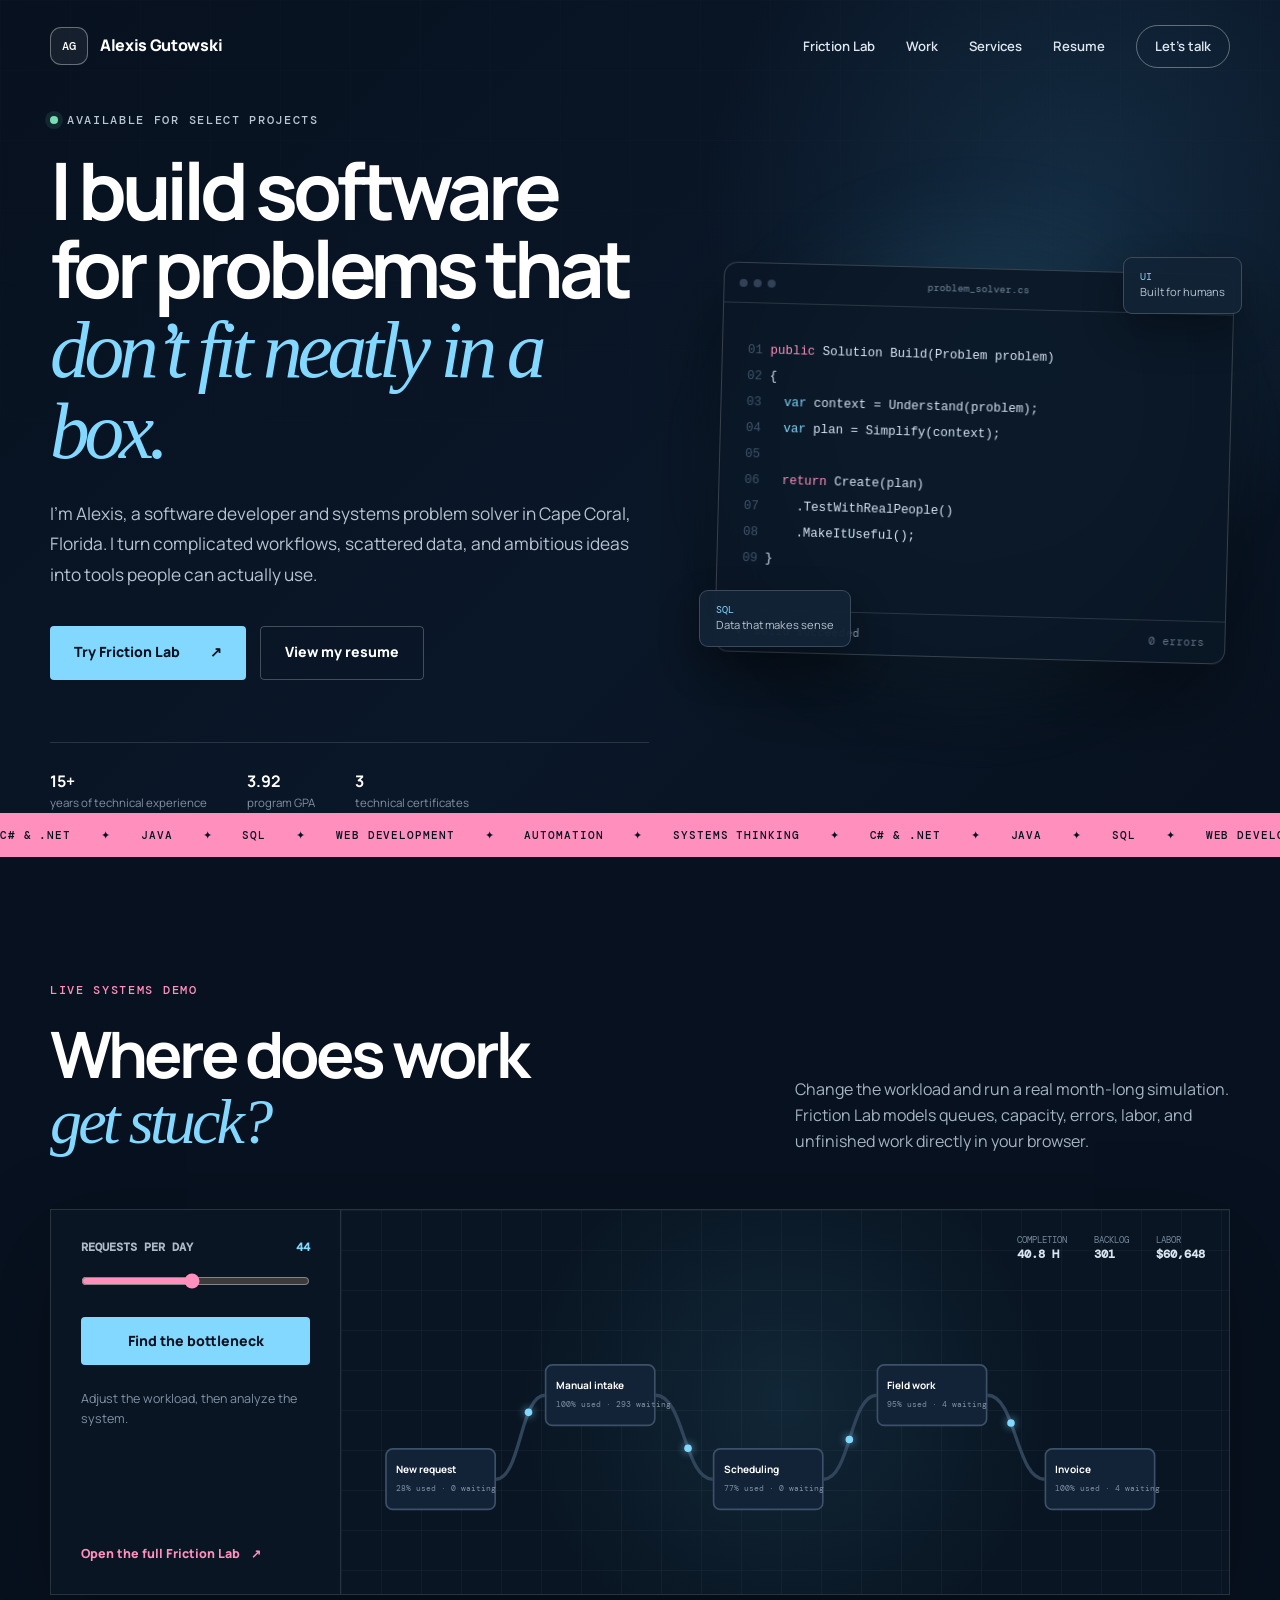
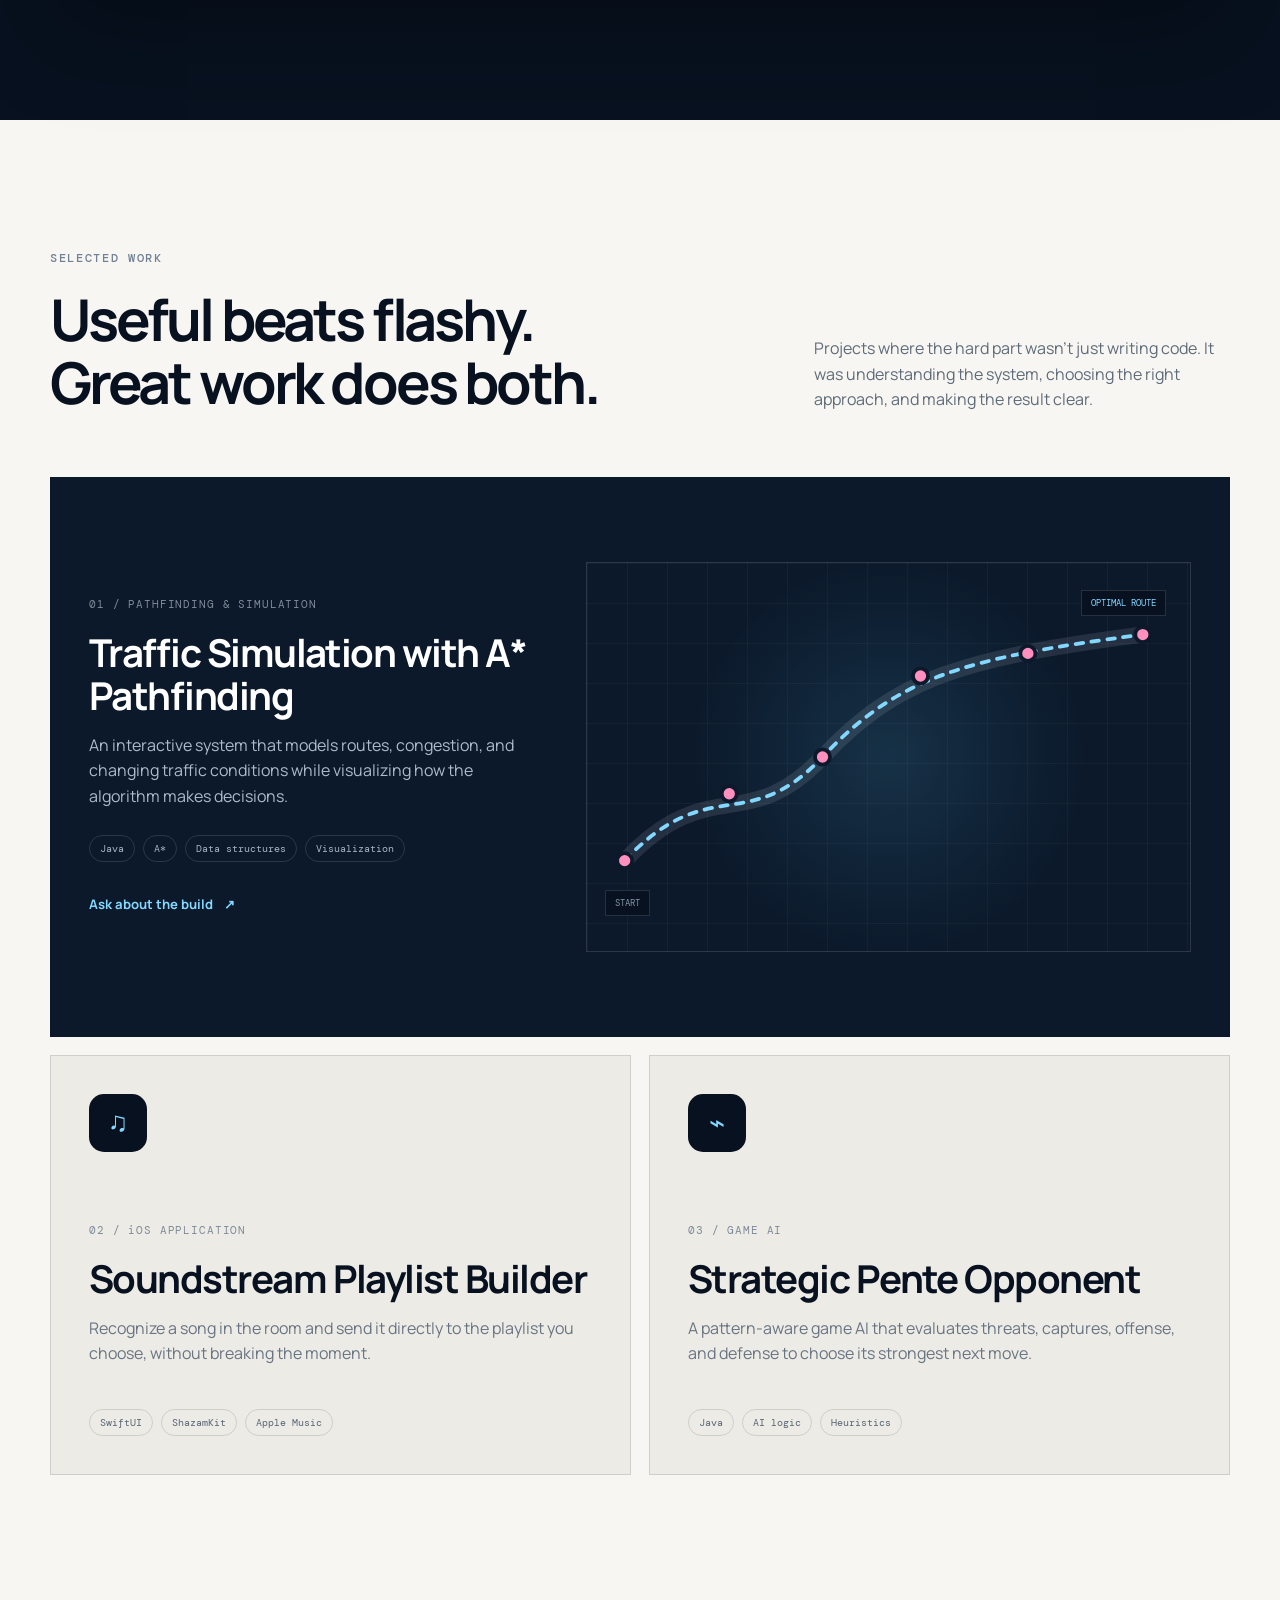
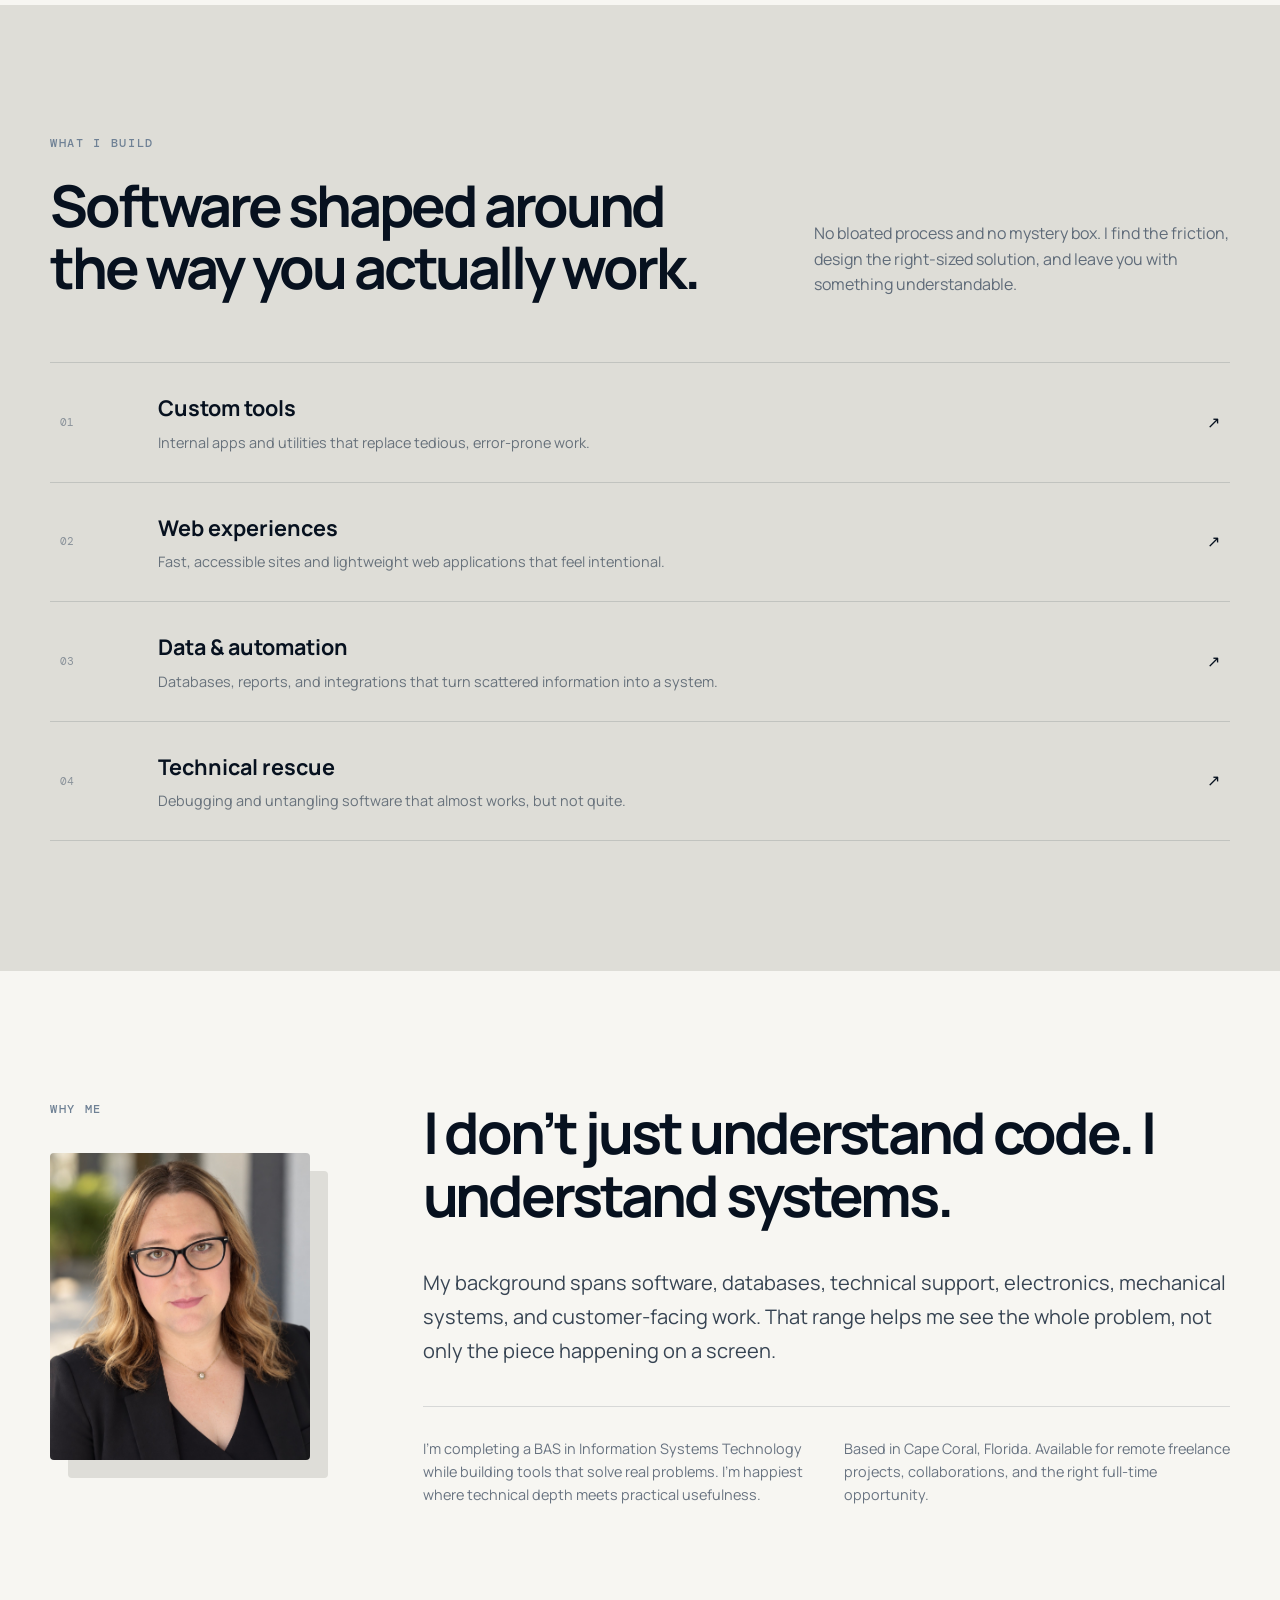
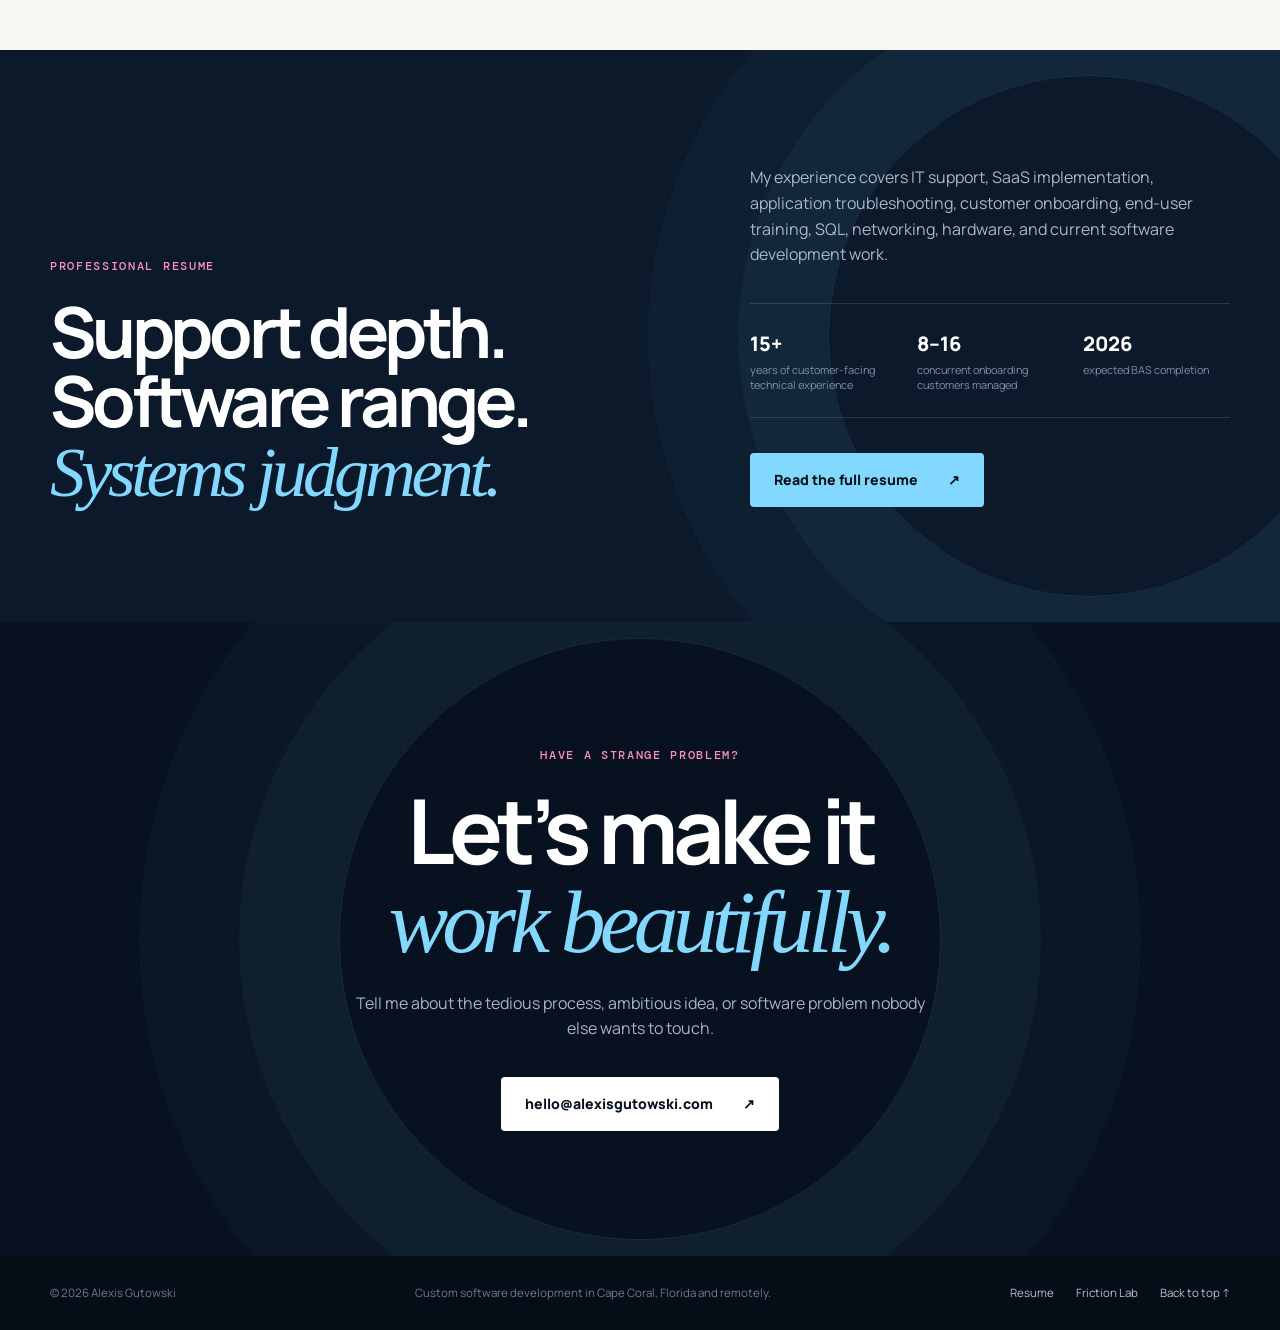
<file: index.html>
<!doctype html>
<html lang="en">
<head>
  <meta charset="utf-8">
  <meta name="viewport" content="width=device-width, initial-scale=1">
  <title>Custom Software Developer in Cape Coral, FL | Alexis Gutowski</title>
  <meta name="description" content="Cape Coral software developer Alexis Gutowski builds custom internal tools, workflow automation, web apps, databases, and practical solutions for complex problems.">
  <meta name="author" content="Alexis Gutowski">
  <meta name="robots" content="index,follow,max-image-preview:large,max-snippet:-1,max-video-preview:-1">
  <meta name="theme-color" content="#07111f">
  <link rel="canonical" href="https://alexisgutowski.com/">
  <link rel="icon" href="favicon.svg" type="image/svg+xml">
  <link rel="apple-touch-icon" href="assets/apple-touch-icon.png">
  <link rel="manifest" href="site.webmanifest">
  <link rel="preconnect" href="https://fonts.googleapis.com">
  <link rel="preconnect" href="https://fonts.gstatic.com" crossorigin>
  <link href="https://fonts.googleapis.com/css2?family=DM+Mono:wght@400;500&family=Manrope:wght@400;500;600;700;800&display=swap" rel="stylesheet">

  <meta property="og:type" content="profile">
  <meta property="og:locale" content="en_US">
  <meta property="og:site_name" content="Alexis Gutowski">
  <meta property="og:title" content="Alexis Gutowski | Software Developer & Systems Problem Solver">
  <meta property="og:description" content="Custom internal tools, workflow automation, web applications, databases, and practical software for unusual problems.">
  <meta property="og:url" content="https://alexisgutowski.com/">
  <meta property="og:image" content="https://alexisgutowski.com/assets/alexis-gutowski-social-card.jpg">
  <meta property="og:image:secure_url" content="https://alexisgutowski.com/assets/alexis-gutowski-social-card.jpg">
  <meta property="og:image:type" content="image/jpeg">
  <meta property="og:image:width" content="1200">
  <meta property="og:image:height" content="630">
  <meta property="og:image:alt" content="Alexis Gutowski, software developer and systems problem solver">
  <meta property="profile:first_name" content="Alexis">
  <meta property="profile:last_name" content="Gutowski">
  <meta name="twitter:card" content="summary_large_image">
  <meta name="twitter:title" content="Alexis Gutowski | Software Developer">
  <meta name="twitter:description" content="Practical software, custom tools, workflow automation, web applications, and databases.">
  <meta name="twitter:image" content="https://alexisgutowski.com/assets/alexis-gutowski-social-card.jpg">
  <meta name="twitter:image:alt" content="Alexis Gutowski, software developer and systems problem solver">

  <script type="application/ld+json">
  {
    "@context": "https://schema.org",
    "@graph": [
      {
        "@type": "Person",
        "@id": "https://alexisgutowski.com/#alexis",
        "name": "Alexis Gutowski",
        "url": "https://alexisgutowski.com/",
        "email": "mailto:hello@alexisgutowski.com",
        "image": {
          "@type": "ImageObject",
          "url": "https://alexisgutowski.com/assets/alexis-gutowski-headshot.jpg",
          "width": 1170,
          "height": 1381
        },
        "jobTitle": "Software Developer and IT Support Professional",
        "description": "A Cape Coral, Florida technical professional with more than 15 years of customer-facing experience across software, IT support, SaaS onboarding, databases, systems, and practical problem solving.",
        "address": {
          "@type": "PostalAddress",
          "addressLocality": "Cape Coral",
          "addressRegion": "FL",
          "addressCountry": "US"
        },
        "knowsAbout": [
          "Custom software development",
          "Workflow automation",
          "Web application development",
          "C# and .NET",
          "Java",
          "SQL and database development",
          "Systems analysis",
          "Technical support",
          "SaaS onboarding",
          "Application troubleshooting",
          "End-user training"
        ],
        "sameAs": ["https://www.instagram.com/unstoppablealexis/"],
        "subjectOf": [
          { "@id": "https://alexisgutowski.com/friction-lab/#software" },
          { "@id": "https://alexisgutowski.com/resume/#page" }
        ]
      },
      {
        "@type": "WebSite",
        "@id": "https://alexisgutowski.com/#website",
        "url": "https://alexisgutowski.com/",
        "name": "Alexis Gutowski",
        "description": "Portfolio and interactive software demonstrations by Alexis Gutowski.",
        "inLanguage": "en-US",
        "publisher": { "@id": "https://alexisgutowski.com/#alexis" },
        "about": { "@id": "https://alexisgutowski.com/#alexis" },
        "hasPart": [
          { "@id": "https://alexisgutowski.com/friction-lab/#software" },
          { "@id": "https://alexisgutowski.com/resume/#page" }
        ]
      }
    ]
  }
  </script>

  <link rel="stylesheet" href="styles.css">
  <script src="script.js" defer></script>
  <script src="friction-lab/scenarios.js" defer></script>
  <script src="friction-lab/engine.js" defer></script>
  <script src="preview.js" defer></script>
</head>
<body>
  <a class="skip" href="#main">Skip to content</a>
  <header class="site-header" id="top">
    <nav class="nav shell" aria-label="Primary navigation">
      <a class="brand" href="#top" aria-label="Alexis Gutowski, home"><span class="brand-mark" aria-hidden="true">AG</span><span>Alexis Gutowski</span></a>
      <button class="nav-toggle" type="button" aria-expanded="false" aria-controls="nav-links"><span class="sr-only">Open navigation</span><i></i><i></i><i></i></button>
      <div class="nav-links" id="nav-links"><a href="friction-lab/">Friction Lab</a><a href="#work">Work</a><a href="#services">Services</a><a href="resume/">Resume</a><a class="nav-cta" href="#contact">Let's talk</a></div>
    </nav>
  </header>

  <main id="main">
    <section class="hero shell">
      <div class="hero-copy reveal">
        <p class="eyebrow"><span class="status-dot"></span>Available for select projects</p>
        <h1>I build software for problems that <em>don’t fit neatly in a box.</em></h1>
        <p class="hero-lede">I’m Alexis, a software developer and systems problem solver in Cape Coral, Florida. I turn complicated workflows, scattered data, and ambitious ideas into tools people can actually use.</p>
        <div class="hero-actions"><a class="button primary" href="friction-lab/">Try Friction Lab <span aria-hidden="true">↗</span></a><a class="button quiet" href="resume/">View my resume</a></div>
        <ul class="proof-row" aria-label="Professional highlights"><li><strong>15+</strong><span>years of technical experience</span></li><li><strong>3.92</strong><span>program GPA</span></li><li><strong>3</strong><span>technical certificates</span></li></ul>
      </div>

      <div class="hero-visual reveal" aria-label="A sample of Alexis's technical capabilities">
        <div class="visual-glow"></div>
        <div class="code-window">
          <div class="window-bar"><div class="dots"><i></i><i></i><i></i></div><span>problem_solver.cs</span><span>● live</span></div>
          <pre><code><b>01</b> <em>public</em> Solution Build(Problem problem)
<b>02</b> {
<b>03</b>   <u>var</u> context = Understand(problem);
<b>04</b>   <u>var</u> plan = Simplify(context);
<b>05</b>
<b>06</b>   <em>return</em> Create(plan)
<b>07</b>     .TestWithRealPeople()
<b>08</b>     .MakeItUseful();
<b>09</b> }</code></pre>
          <div class="build-status"><span>✓</span> Build succeeded <b>0 errors</b></div>
        </div>
        <div class="float-card one"><span>SQL</span>Data that makes sense</div><div class="float-card two"><span>UI</span>Built for humans</div>
      </div>
    </section>

    <section class="marquee" aria-label="Technical specialties"><div class="marquee-track"><span>C# &amp; .NET</span><i>✦</i><span>Java</span><i>✦</i><span>SQL</span><i>✦</i><span>Web Development</span><i>✦</i><span>Automation</span><i>✦</i><span>Systems Thinking</span><i>✦</i><span aria-hidden="true">C# &amp; .NET</span><i aria-hidden="true">✦</i><span aria-hidden="true">Java</span><i aria-hidden="true">✦</i><span aria-hidden="true">SQL</span><i aria-hidden="true">✦</i><span aria-hidden="true">Web Development</span><i aria-hidden="true">✦</i><span aria-hidden="true">Automation</span><i aria-hidden="true">✦</i><span aria-hidden="true">Systems Thinking</span><i aria-hidden="true">✦</i></div></section>

    <section class="lab-preview" id="lab-preview">
      <div class="shell preview-heading reveal">
        <div><p class="eyebrow">Live systems demo</p><h2>Where does work<br><em>get stuck?</em></h2></div>
        <p>Change the workload and run a real month-long simulation. Friction Lab models queues, capacity, errors, labor, and unfinished work directly in your browser.</p>
      </div>
      <div class="shell preview-app reveal">
        <div class="preview-controls">
          <noscript><p class="noscript-note">The live preview needs JavaScript. You can still read the project details and visit the full demo page.</p></noscript>
          <label for="previewVolume">Requests per day <output id="previewVolumeOutput" for="previewVolume">44</output></label>
          <input id="previewVolume" type="range" min="15" max="75" value="44">
          <button id="previewAnalyze" class="button preview-button" type="button">Find the bottleneck</button>
          <p id="previewDiagnosis" aria-live="polite">Adjust the workload, then analyze the system.</p>
          <a class="preview-link" href="friction-lab/">Open the full Friction Lab <span aria-hidden="true">↗</span></a>
        </div>
        <div class="preview-stage">
          <div class="preview-kpis"><span>Completion <b id="previewCycle">—</b></span><span>Backlog <b id="previewBacklog">—</b></span><span>Labor <b id="previewCost">—</b></span></div>
          <svg id="previewSvg" viewBox="0 0 1000 300" role="img" aria-label="Animated service workflow preview"></svg>
        </div>
      </div>
    </section>

    <section class="section shell" id="work">
      <div class="section-heading reveal"><div><p class="eyebrow">Selected work</p><h2>Useful beats flashy.<br>Great work does both.</h2></div><p>Projects where the hard part wasn’t just writing code. It was understanding the system, choosing the right approach, and making the result clear.</p></div>
      <div class="project-grid">
        <article class="project featured reveal">
          <div class="project-content"><p class="project-number">01 / PATHFINDING &amp; SIMULATION</p><h3>Traffic Simulation with A* Pathfinding</h3><p>An interactive system that models routes, congestion, and changing traffic conditions while visualizing how the algorithm makes decisions.</p><ul class="tags"><li>Java</li><li>A*</li><li>Data structures</li><li>Visualization</li></ul><a class="text-link" href="#contact">Ask about the build <span>↗</span></a></div>
          <div class="route-demo" aria-hidden="true"><svg viewBox="0 0 640 380"><path class="route-road" d="M40 300C130 205 170 275 250 190S400 85 590 60"/><path class="route-line" d="M40 300C130 205 170 275 250 190S400 85 590 60"/><g><circle cx="40" cy="300" r="8"/><circle cx="151" cy="229" r="8"/><circle cx="250" cy="190" r="8"/><circle cx="354" cy="104" r="8"/><circle cx="468" cy="80" r="8"/><circle cx="590" cy="60" r="8"/></g></svg><div class="route-label start">START</div><div class="route-label end">OPTIMAL ROUTE</div></div>
        </article>
        <article class="project reveal"><div class="project-icon">♫</div><p class="project-number">02 / iOS APPLICATION</p><h3>Soundstream Playlist Builder</h3><p>Recognize a song in the room and send it directly to the playlist you choose, without breaking the moment.</p><ul class="tags"><li>SwiftUI</li><li>ShazamKit</li><li>Apple Music</li></ul></article>
        <article class="project reveal"><div class="project-icon">⌁</div><p class="project-number">03 / GAME AI</p><h3>Strategic Pente Opponent</h3><p>A pattern-aware game AI that evaluates threats, captures, offense, and defense to choose its strongest next move.</p><ul class="tags"><li>Java</li><li>AI logic</li><li>Heuristics</li></ul></article>
      </div>
    </section>

    <section class="section services" id="services"><div class="shell">
      <div class="section-heading reveal"><div><p class="eyebrow">What I build</p><h2>Software shaped around<br>the way you actually work.</h2></div><p>No bloated process and no mystery box. I find the friction, design the right-sized solution, and leave you with something understandable.</p></div>
      <div class="service-list">
        <a class="service reveal" href="#contact"><span>01</span><div><h3>Custom tools</h3><p>Internal apps and utilities that replace tedious, error-prone work.</p></div><b>↗</b></a>
        <a class="service reveal" href="#contact"><span>02</span><div><h3>Web experiences</h3><p>Fast, accessible sites and lightweight web applications that feel intentional.</p></div><b>↗</b></a>
        <a class="service reveal" href="#contact"><span>03</span><div><h3>Data &amp; automation</h3><p>Databases, reports, and integrations that turn scattered information into a system.</p></div><b>↗</b></a>
        <a class="service reveal" href="#contact"><span>04</span><div><h3>Technical rescue</h3><p>Debugging and untangling software that almost works, but not quite.</p></div><b>↗</b></a>
      </div>
    </div></section>

    <section class="section shell about" id="about">
      <div class="about-label reveal"><p class="eyebrow">Why me</p><img class="about-portrait" src="assets/alexis-gutowski-headshot.jpg" width="1170" height="1381" loading="lazy" alt="Alexis Gutowski, software developer in Cape Coral, Florida"></div>
      <div class="about-copy reveal"><h2>I don’t just understand code. I understand systems.</h2><p class="about-lede">My background spans software, databases, technical support, electronics, mechanical systems, and customer-facing work. That range helps me see the whole problem, not only the piece happening on a screen.</p><div class="about-details"><p>I’m completing a BAS in Information Systems Technology while building tools that solve real problems. I’m happiest where technical depth meets practical usefulness.</p><p>Based in Cape Coral, Florida. Available for remote freelance projects, collaborations, and the right full-time opportunity.</p></div></div>
    </section>

    <section class="resume-spotlight">
      <div class="shell resume-spotlight-inner reveal">
        <div class="resume-spotlight-copy"><p class="eyebrow">Professional resume</p><h2>Support depth.<br>Software range.<br><em>Systems judgment.</em></h2></div>
        <div class="resume-spotlight-details">
          <p>My experience covers IT support, SaaS implementation, application troubleshooting, customer onboarding, end-user training, SQL, networking, hardware, and current software development work.</p>
          <dl><div><dt>15+</dt><dd>years of customer-facing technical experience</dd></div><div><dt>8–16</dt><dd>concurrent onboarding customers managed</dd></div><div><dt>2026</dt><dd>expected BAS completion</dd></div></dl>
          <a class="button primary" href="resume/">Read the full resume <span aria-hidden="true">↗</span></a>
        </div>
      </div>
    </section>

    <section class="contact" id="contact"><div class="shell contact-inner reveal"><p class="eyebrow">Have a strange problem?</p><h2>Let’s make it<br><em>work beautifully.</em></h2><p>Tell me about the tedious process, ambitious idea, or software problem nobody else wants to touch.</p><a class="button light" href="mailto:hello@alexisgutowski.com">hello@alexisgutowski.com <span>↗</span></a></div></section>
  </main>

  <footer class="footer"><div class="shell"><p>© <span id="year"></span> Alexis Gutowski</p><p>Custom software development in Cape Coral, Florida and remotely.</p><div><a href="resume/">Resume</a><a href="friction-lab/">Friction Lab</a><a href="#top">Back to top ↑</a></div></div></footer>
</body>
</html>
</file>
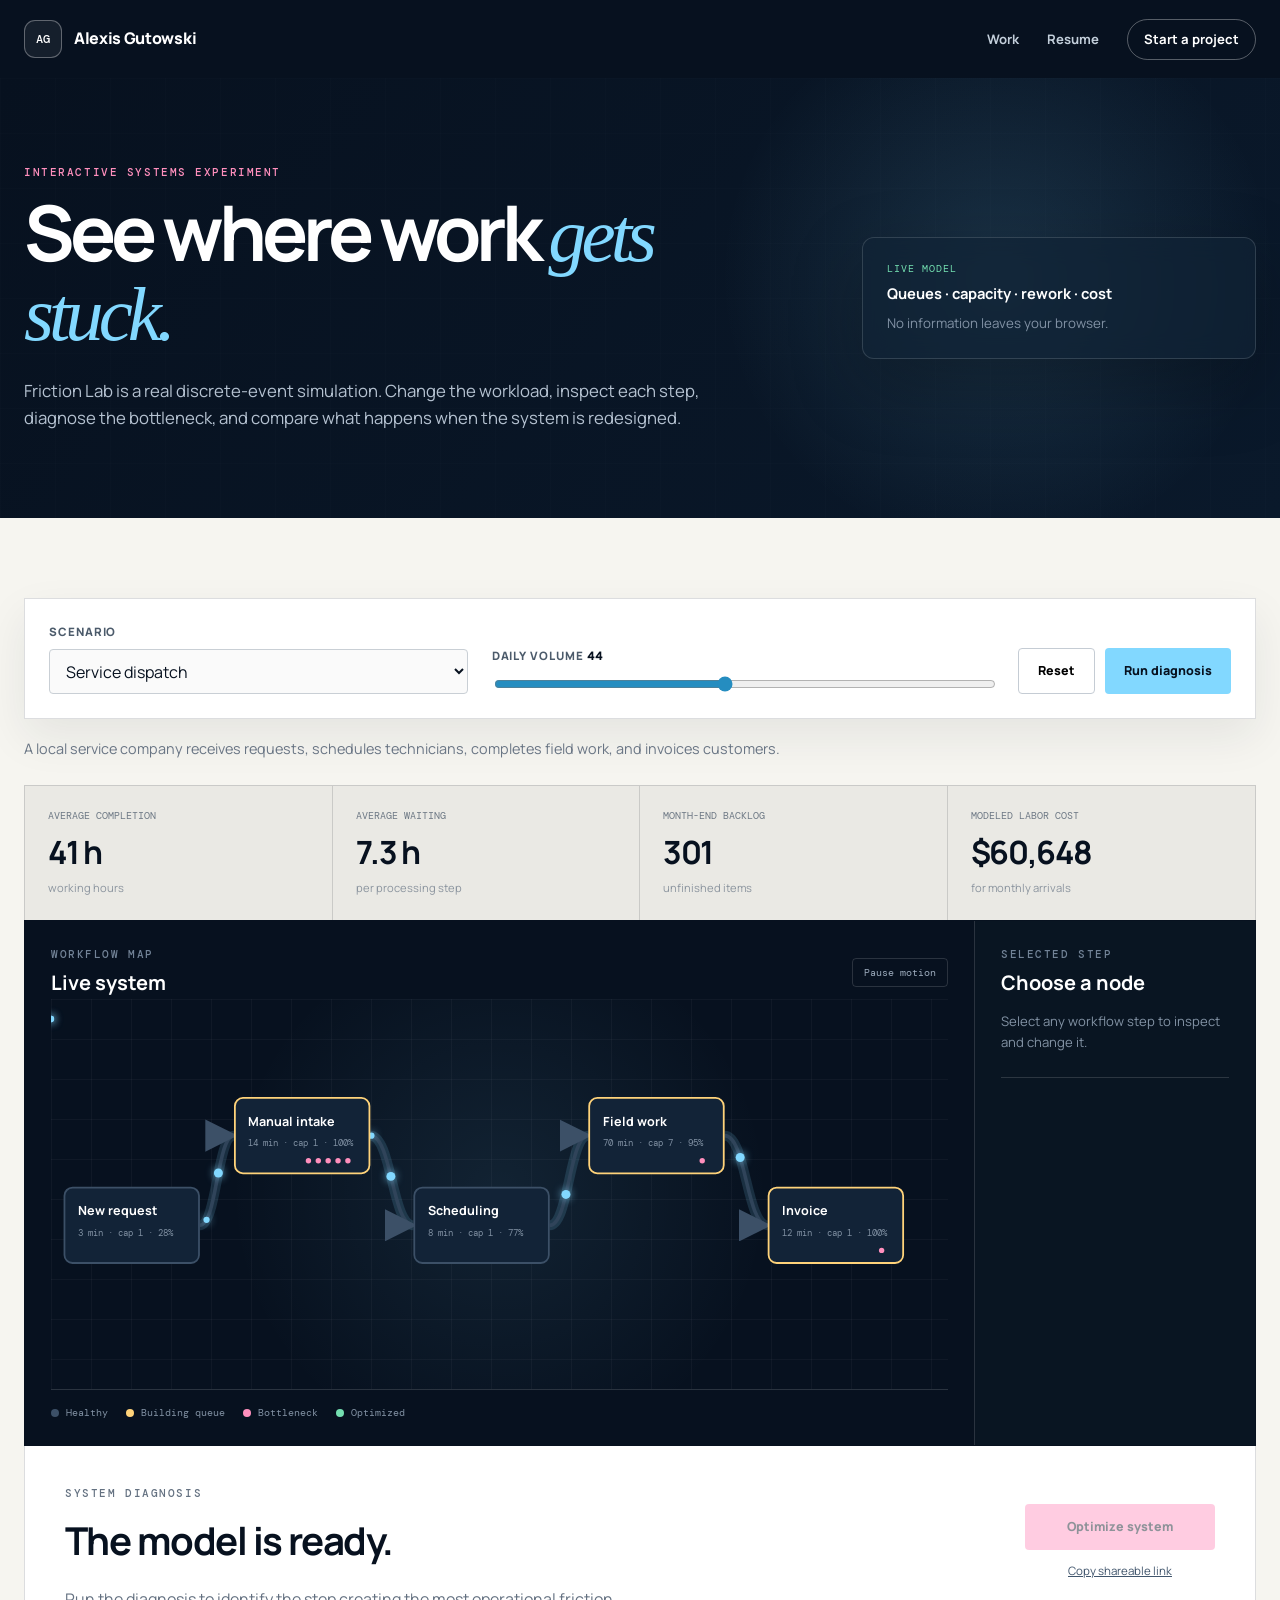
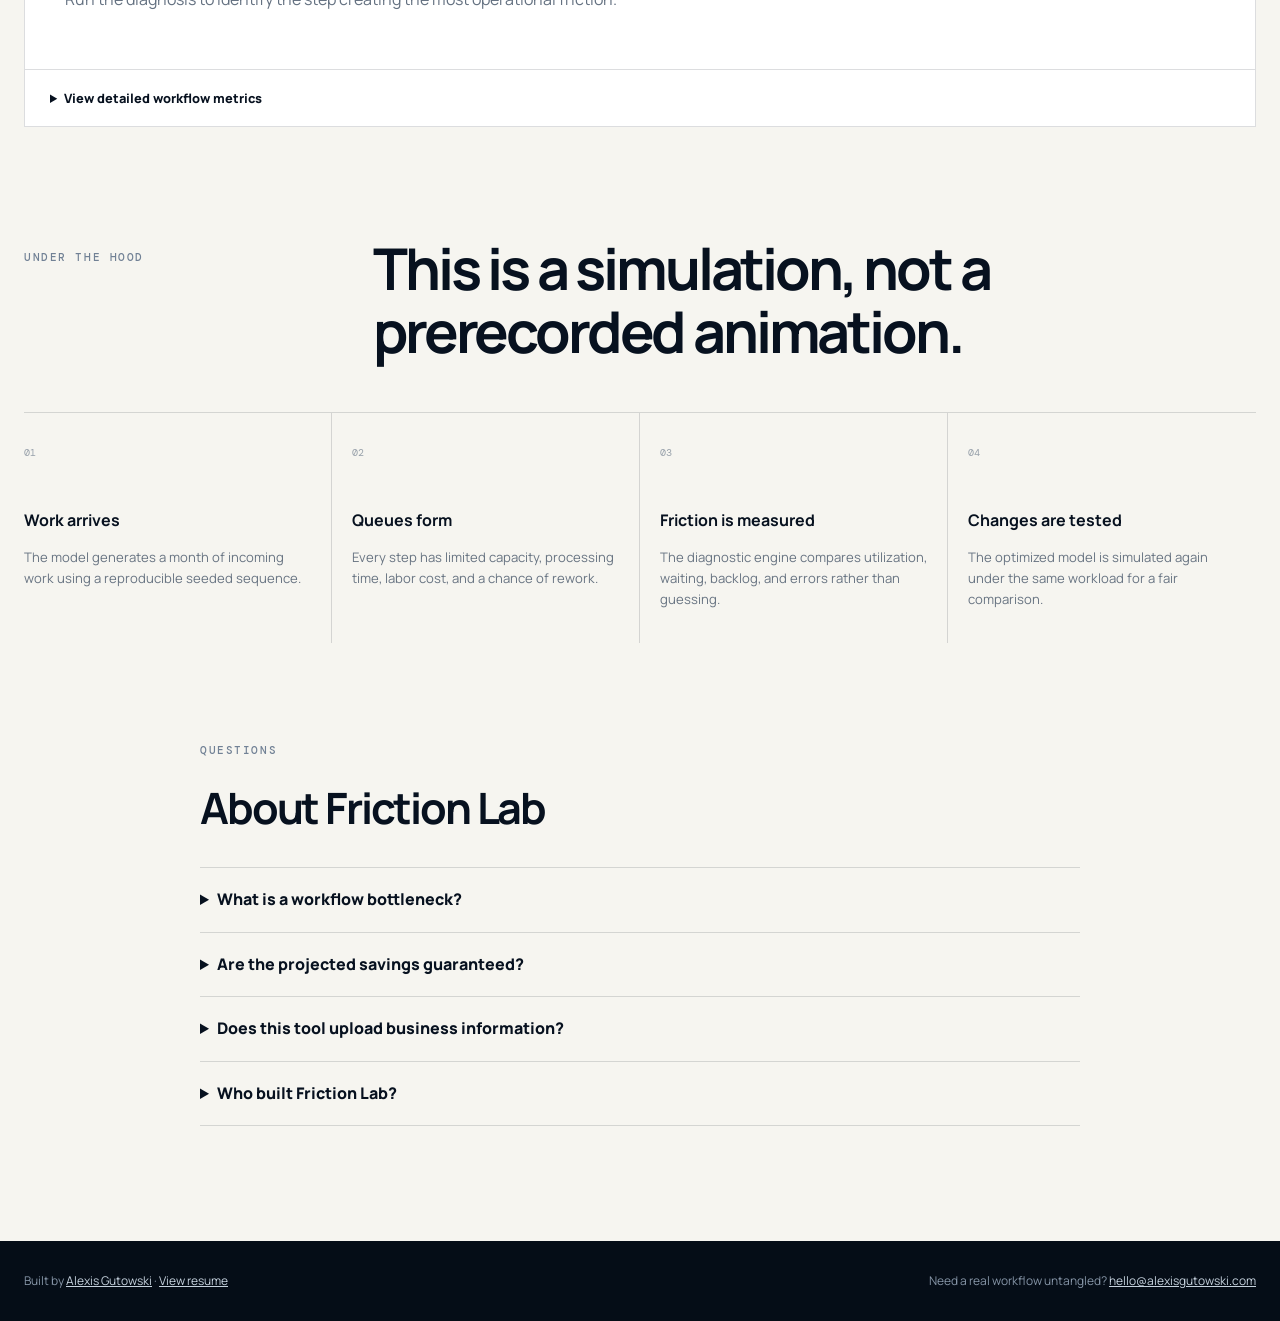
<file: friction-lab/index.html>
<!doctype html>
<html lang="en">
<head>
  <meta charset="utf-8">
  <meta name="viewport" content="width=device-width, initial-scale=1">
  <title>Workflow Bottleneck Simulator | Friction Lab by Alexis Gutowski</title>
  <meta name="description" content="Try Friction Lab, a free workflow simulator by Alexis Gutowski. Model queues, find bottlenecks, and compare process improvements in your browser.">
  <meta name="author" content="Alexis Gutowski">
  <meta name="robots" content="index,follow,max-image-preview:large,max-snippet:-1,max-video-preview:-1">
  <meta name="theme-color" content="#07111f">
  <link rel="canonical" href="https://alexisgutowski.com/friction-lab/">
  <link rel="icon" href="../favicon.svg" type="image/svg+xml">
  <link rel="apple-touch-icon" href="../assets/apple-touch-icon.png">
  <link rel="manifest" href="../site.webmanifest">
  <link rel="preconnect" href="https://fonts.googleapis.com">
  <link rel="preconnect" href="https://fonts.gstatic.com" crossorigin>
  <link href="https://fonts.googleapis.com/css2?family=DM+Mono:wght@400;500&family=Manrope:wght@400;500;600;700;800&display=swap" rel="stylesheet">

  <meta property="og:type" content="website">
  <meta property="og:site_name" content="Alexis Gutowski">
  <meta property="og:title" content="Friction Lab | Interactive Workflow Bottleneck Simulator">
  <meta property="og:description" content="Model a workflow, watch it break, diagnose the bottleneck, and compare an optimized system.">
  <meta property="og:url" content="https://alexisgutowski.com/friction-lab/">
  <meta property="og:image" content="https://alexisgutowski.com/assets/alexis-gutowski-social-card.jpg">
  <meta property="og:image:secure_url" content="https://alexisgutowski.com/assets/alexis-gutowski-social-card.jpg">
  <meta property="og:image:type" content="image/jpeg">
  <meta property="og:image:width" content="1200">
  <meta property="og:image:height" content="630">
  <meta property="og:image:alt" content="Alexis Gutowski, software developer and systems problem solver">
  <meta name="twitter:card" content="summary_large_image">
  <meta name="twitter:title" content="Friction Lab | Interactive Workflow Simulator">
  <meta name="twitter:description" content="Find bottlenecks and compare workflow improvements in a real browser-based simulation.">
  <meta name="twitter:image" content="https://alexisgutowski.com/assets/alexis-gutowski-social-card.jpg">
  <meta name="twitter:image:alt" content="Alexis Gutowski, software developer and systems problem solver">

  <script type="application/ld+json">
  {
    "@context": "https://schema.org",
    "@type": "SoftwareApplication",
    "@id": "https://alexisgutowski.com/friction-lab/#software",
    "name": "Friction Lab",
    "url": "https://alexisgutowski.com/friction-lab/",
    "description": "An interactive workflow simulator that models queues, processing capacity, rework, labor cost, and bottlenecks before comparing process improvements.",
    "applicationCategory": "BusinessApplication",
    "applicationSubCategory": "Workflow simulation and process analysis",
    "operatingSystem": "Any",
    "browserRequirements": "Requires a modern browser with JavaScript enabled",
    "isAccessibleForFree": true,
    "offers": {
      "@type": "Offer",
      "price": "0",
      "priceCurrency": "USD"
    },
    "author": {
      "@type": "Person",
      "@id": "https://alexisgutowski.com/#alexis",
      "name": "Alexis Gutowski",
      "url": "https://alexisgutowski.com/"
    },
    "image": "https://alexisgutowski.com/assets/alexis-gutowski-social-card.jpg",
    "featureList": [
      "Discrete-event workflow simulation",
      "Bottleneck diagnosis",
      "Before-and-after optimization comparison",
      "Editable processing time, capacity, errors, and volume",
      "Accessible workflow metrics table"
    ]
  }
  </script>
  <script type="application/ld+json">
  {
    "@context": "https://schema.org",
    "@type": "BreadcrumbList",
    "itemListElement": [
      { "@type": "ListItem", "position": 1, "name": "Home", "item": "https://alexisgutowski.com/" },
      { "@type": "ListItem", "position": 2, "name": "Friction Lab", "item": "https://alexisgutowski.com/friction-lab/" }
    ]
  }
  </script>
  <script type="application/ld+json">
  {
    "@context": "https://schema.org",
    "@type": "FAQPage",
    "mainEntity": [
      {
        "@type": "Question",
        "name": "What is a workflow bottleneck?",
        "acceptedAnswer": {
          "@type": "Answer",
          "text": "A bottleneck is the step whose limited capacity, processing time, errors, or handoffs constrain the performance of the larger system."
        }
      },
      {
        "@type": "Question",
        "name": "Are the projected savings guaranteed?",
        "acceptedAnswer": {
          "@type": "Answer",
          "text": "No. Friction Lab is an educational modeling tool. Its results show how the entered assumptions behave and help identify questions worth investigating in a real process."
        }
      },
      {
        "@type": "Question",
        "name": "Does this tool upload business information?",
        "acceptedAnswer": {
          "@type": "Answer",
          "text": "No. The simulation runs locally in the visitor's browser. A shared link contains only the selected scenario and daily volume."
        }
      },
      {
        "@type": "Question",
        "name": "Who built Friction Lab?",
        "acceptedAnswer": {
          "@type": "Answer",
          "text": "Friction Lab was designed and developed by Alexis Gutowski, a software developer and systems problem solver based in Cape Coral, Florida."
        }
      }
    ]
  }
  </script>

  <link rel="stylesheet" href="lab.css">
  <script src="scenarios.js" defer></script>
  <script src="engine.js" defer></script>
  <script src="app.js" defer></script>
</head>
<body>
  <a class="skip-link" href="#simulator">Skip to simulator</a>

  <header class="lab-header">
    <nav class="lab-shell nav" aria-label="Primary navigation">
      <a class="brand" href="../" aria-label="Alexis Gutowski, home"><span class="brand-mark" aria-hidden="true">AG</span><span>Alexis Gutowski</span></a>
      <div class="nav-actions"><a href="../#work">Work</a><a href="../resume/">Resume</a><a href="../#contact">Start a project</a></div>
    </nav>
  </header>

  <main>
    <section class="lab-hero lab-shell">
      <div>
        <p class="eyebrow">Interactive systems experiment</p>
        <h1>See where work <em>gets stuck.</em></h1>
        <p class="hero-copy">Friction Lab is a real discrete-event simulation. Change the workload, inspect each step, diagnose the bottleneck, and compare what happens when the system is redesigned.</p>
      </div>
      <div class="hero-badge" aria-label="Simulation characteristics"><span>LIVE MODEL</span><strong>Queues · capacity · rework · cost</strong><small>No information leaves your browser.</small></div>
    </section>

    <section class="simulator lab-shell" id="simulator" aria-labelledby="simulator-title">
      <noscript><p class="noscript-note">Friction Lab requires JavaScript to run its simulation. The portfolio and project explanation remain available, but the controls below will not update.</p></noscript>
      <div class="control-bar">
        <div class="control-group">
          <label for="scenarioSelect">Scenario</label>
          <select id="scenarioSelect"></select>
        </div>
        <div class="control-group volume-control">
          <label for="volumeRange">Daily volume <output id="volumeOutput" for="volumeRange">44</output></label>
          <input id="volumeRange" type="range" min="5" max="90" value="44" step="1">
        </div>
        <div class="button-cluster">
          <button class="button button-secondary" id="resetButton" type="button">Reset</button>
          <button class="button button-primary" id="diagnoseButton" type="button">Run diagnosis</button>
        </div>
      </div>

      <p class="scenario-description" id="scenarioDescription"></p>

      <div class="kpi-grid" aria-label="Simulation results">
        <article><span>Average completion</span><strong id="cycleKpi">—</strong><small>working hours</small></article>
        <article><span>Average waiting</span><strong id="waitKpi">—</strong><small>per processing step</small></article>
        <article><span>Month-end backlog</span><strong id="backlogKpi">—</strong><small>unfinished items</small></article>
        <article><span>Modeled labor cost</span><strong id="costKpi">—</strong><small>for monthly arrivals</small></article>
      </div>

      <div class="workspace-grid">
        <section class="canvas-panel" aria-labelledby="simulator-title">
          <div class="panel-heading"><div><p class="eyebrow">Workflow map</p><h2 id="simulator-title">Live system</h2></div><button id="motionButton" class="icon-button" type="button" aria-pressed="false">Pause motion</button></div>
          <div class="svg-wrap"><svg id="workflowSvg" viewBox="0 0 1000 390" role="img" aria-label="Animated workflow diagram"></svg></div>
          <div class="legend" aria-label="Workflow legend"><span><i class="legend-normal"></i>Healthy</span><span><i class="legend-warning"></i>Building queue</span><span><i class="legend-problem"></i>Bottleneck</span><span><i class="legend-automated"></i>Optimized</span></div>
        </section>

        <aside class="inspector" aria-labelledby="inspectorTitle">
          <p class="eyebrow">Selected step</p>
          <h2 id="inspectorTitle">Choose a node</h2>
          <p class="inspector-help" id="inspectorHelp">Select any workflow step to inspect and change it.</p>
          <form id="nodeForm" hidden>
            <label for="nodeLabel">Step name</label>
            <input id="nodeLabel" type="text" maxlength="28">

            <label for="nodeTime">Minutes per item <output id="nodeTimeOutput"></output></label>
            <input id="nodeTime" type="range" min="1" max="90" step="1">

            <label for="nodeCapacity">Parallel capacity <output id="nodeCapacityOutput"></output></label>
            <input id="nodeCapacity" type="range" min="1" max="10" step="1">

            <label for="nodeError">Error/rework rate <output id="nodeErrorOutput"></output></label>
            <input id="nodeError" type="range" min="0" max="25" step="1">
          </form>
          <div class="node-stats" id="nodeStats" hidden></div>
        </aside>
      </div>

      <section class="diagnosis-panel" aria-labelledby="diagnosisTitle">
        <div class="diagnosis-copy">
          <p class="eyebrow">System diagnosis</p>
          <h2 id="diagnosisTitle">The model is ready.</h2>
          <p id="diagnosisReason">Run the diagnosis to identify the step creating the most operational friction.</p>
          <p id="diagnosisRecommendation"></p>
        </div>
        <div class="diagnosis-action">
          <button class="button button-optimize" id="optimizeButton" type="button" disabled>Optimize system</button>
          <button class="text-button" id="shareButton" type="button">Copy shareable link</button>
          <span id="shareStatus" role="status" aria-live="polite"></span>
        </div>
      </section>

      <section class="comparison" id="comparison" hidden aria-labelledby="comparisonTitle">
        <div class="comparison-heading"><p class="eyebrow">Before and after</p><h2 id="comparisonTitle">What changed</h2><p>These are modeled estimates based on the controls above, not a guarantee of real-world savings.</p></div>
        <ul class="change-list" id="changeList"></ul>
        <div class="comparison-table-wrap">
          <table>
            <thead><tr><th>Metric</th><th>Current</th><th>Optimized</th><th>Difference</th></tr></thead>
            <tbody id="comparisonBody"></tbody>
          </table>
        </div>
      </section>

      <details class="accessible-results">
        <summary>View detailed workflow metrics</summary>
        <div class="table-wrap"><table><thead><tr><th>Step</th><th>Utilization</th><th>Average wait</th><th>Errors</th><th>Peak queue</th><th>Month-end backlog</th></tr></thead><tbody id="metricsBody"></tbody></table></div>
      </details>
      <p class="sr-status" id="simulationStatus" role="status" aria-live="polite"></p>
    </section>

    <article class="explainer lab-shell">
      <header><p class="eyebrow">Under the hood</p><h2>This is a simulation, not a prerecorded animation.</h2></header>
      <div class="explainer-grid">
        <section><span>01</span><h3>Work arrives</h3><p>The model generates a month of incoming work using a reproducible seeded sequence.</p></section>
        <section><span>02</span><h3>Queues form</h3><p>Every step has limited capacity, processing time, labor cost, and a chance of rework.</p></section>
        <section><span>03</span><h3>Friction is measured</h3><p>The diagnostic engine compares utilization, waiting, backlog, and errors rather than guessing.</p></section>
        <section><span>04</span><h3>Changes are tested</h3><p>The optimized model is simulated again under the same workload for a fair comparison.</p></section>
      </div>

      <section class="faq" aria-labelledby="faqTitle">
        <p class="eyebrow">Questions</p><h2 id="faqTitle">About Friction Lab</h2>
        <details><summary>What is a workflow bottleneck?</summary><p>A bottleneck is the step whose limited capacity, processing time, errors, or handoffs constrain the performance of the larger system.</p></details>
        <details><summary>Are the projected savings guaranteed?</summary><p>No. Friction Lab is an educational modeling tool. Its results show how the entered assumptions behave and help identify questions worth investigating in a real process.</p></details>
        <details><summary>Does this tool upload business information?</summary><p>No. The simulation runs locally in your browser. A shared link contains only the selected scenario and daily volume unless you manually provide additional information elsewhere.</p></details>
        <details><summary>Who built Friction Lab?</summary><p>Friction Lab was designed and developed by Alexis Gutowski, a software developer and systems problem solver based in Cape Coral, Florida.</p></details>
      </section>
    </article>
  </main>

  <footer class="lab-footer"><div class="lab-shell"><p>Built by <a href="../">Alexis Gutowski</a> · <a href="../resume/">View resume</a></p><p>Need a real workflow untangled? <a href="mailto:hello@alexisgutowski.com">hello@alexisgutowski.com</a></p></div></footer>
</body>
</html>
</file>
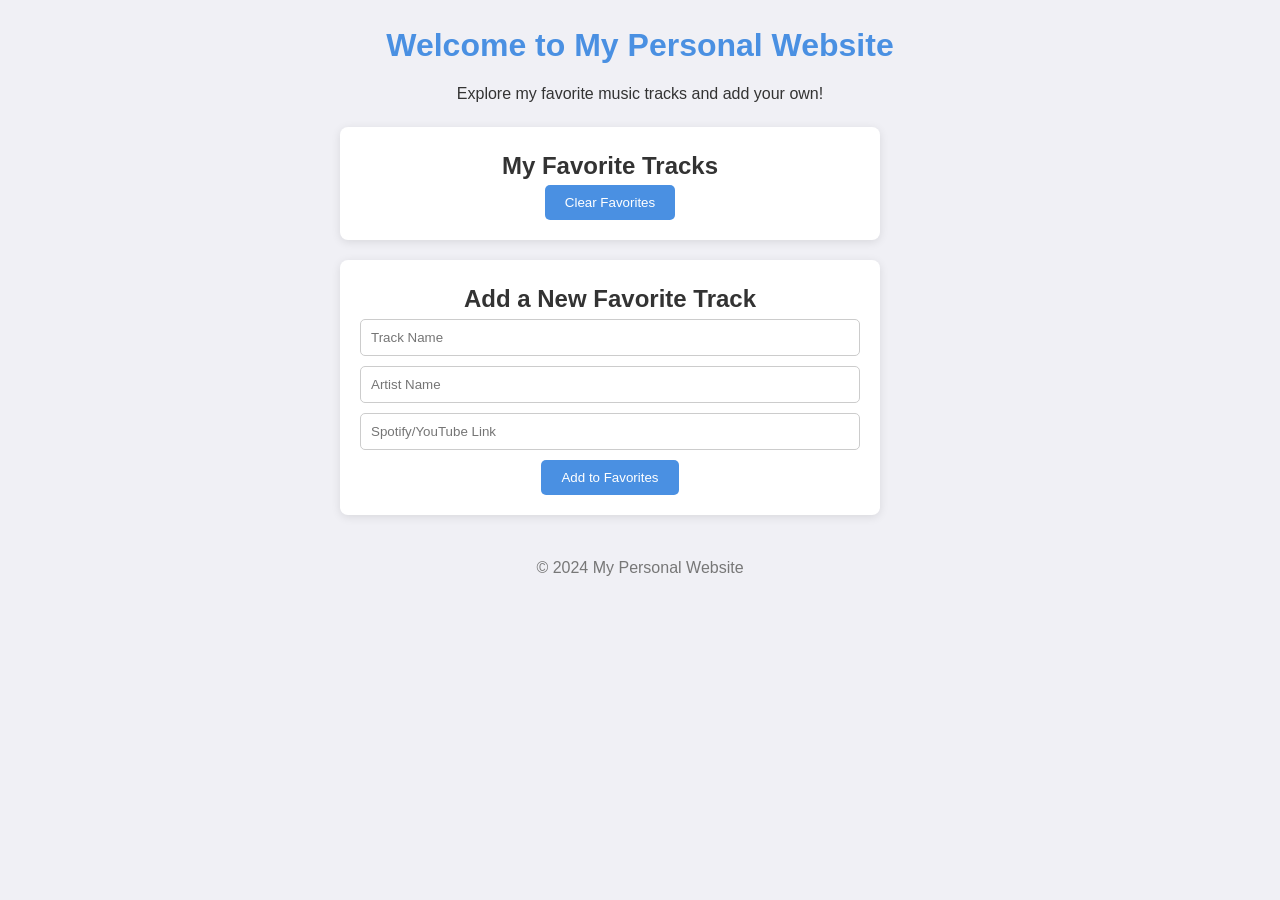
<file: MusicListApp/index.html>
<!DOCTYPE html>
<html lang="en">
<head>
    <meta charset="UTF-8">
    <meta name="viewport" content="width=device-width, initial-scale=1.0">
    <title>My Personal Website</title>
    <link rel="stylesheet" href="styles.css">
    <script src="script.js" defer></script>
</head>
<body>
    <header>
        <h1>Welcome to My Personal Website</h1>
        <p>Explore my favorite music tracks and add your own!</p>
    </header>

    <main>
        <section id="favorites">
            <h2>My Favorite Tracks</h2>
            <ul id="music-list">
                <!-- Music tracks will be dynamically added here -->
            </ul>
            <button id="clear-list">Clear Favorites</button>
        </section>

        <section id="add-music">
            <h2>Add a New Favorite Track</h2>
            <form id="music-form">
                <input type="text" id="track-name" placeholder="Track Name" required>
                <input type="text" id="artist-name" placeholder="Artist Name" required>
                <input type="url" id="track-link" placeholder="Spotify/YouTube Link" required>
                <button type="submit">Add to Favorites</button>
            </form>
        </section>
    </main>

    <footer>
        <p>&copy; 2024 My Personal Website</p>
    </footer>
</body>
</html>
</file>
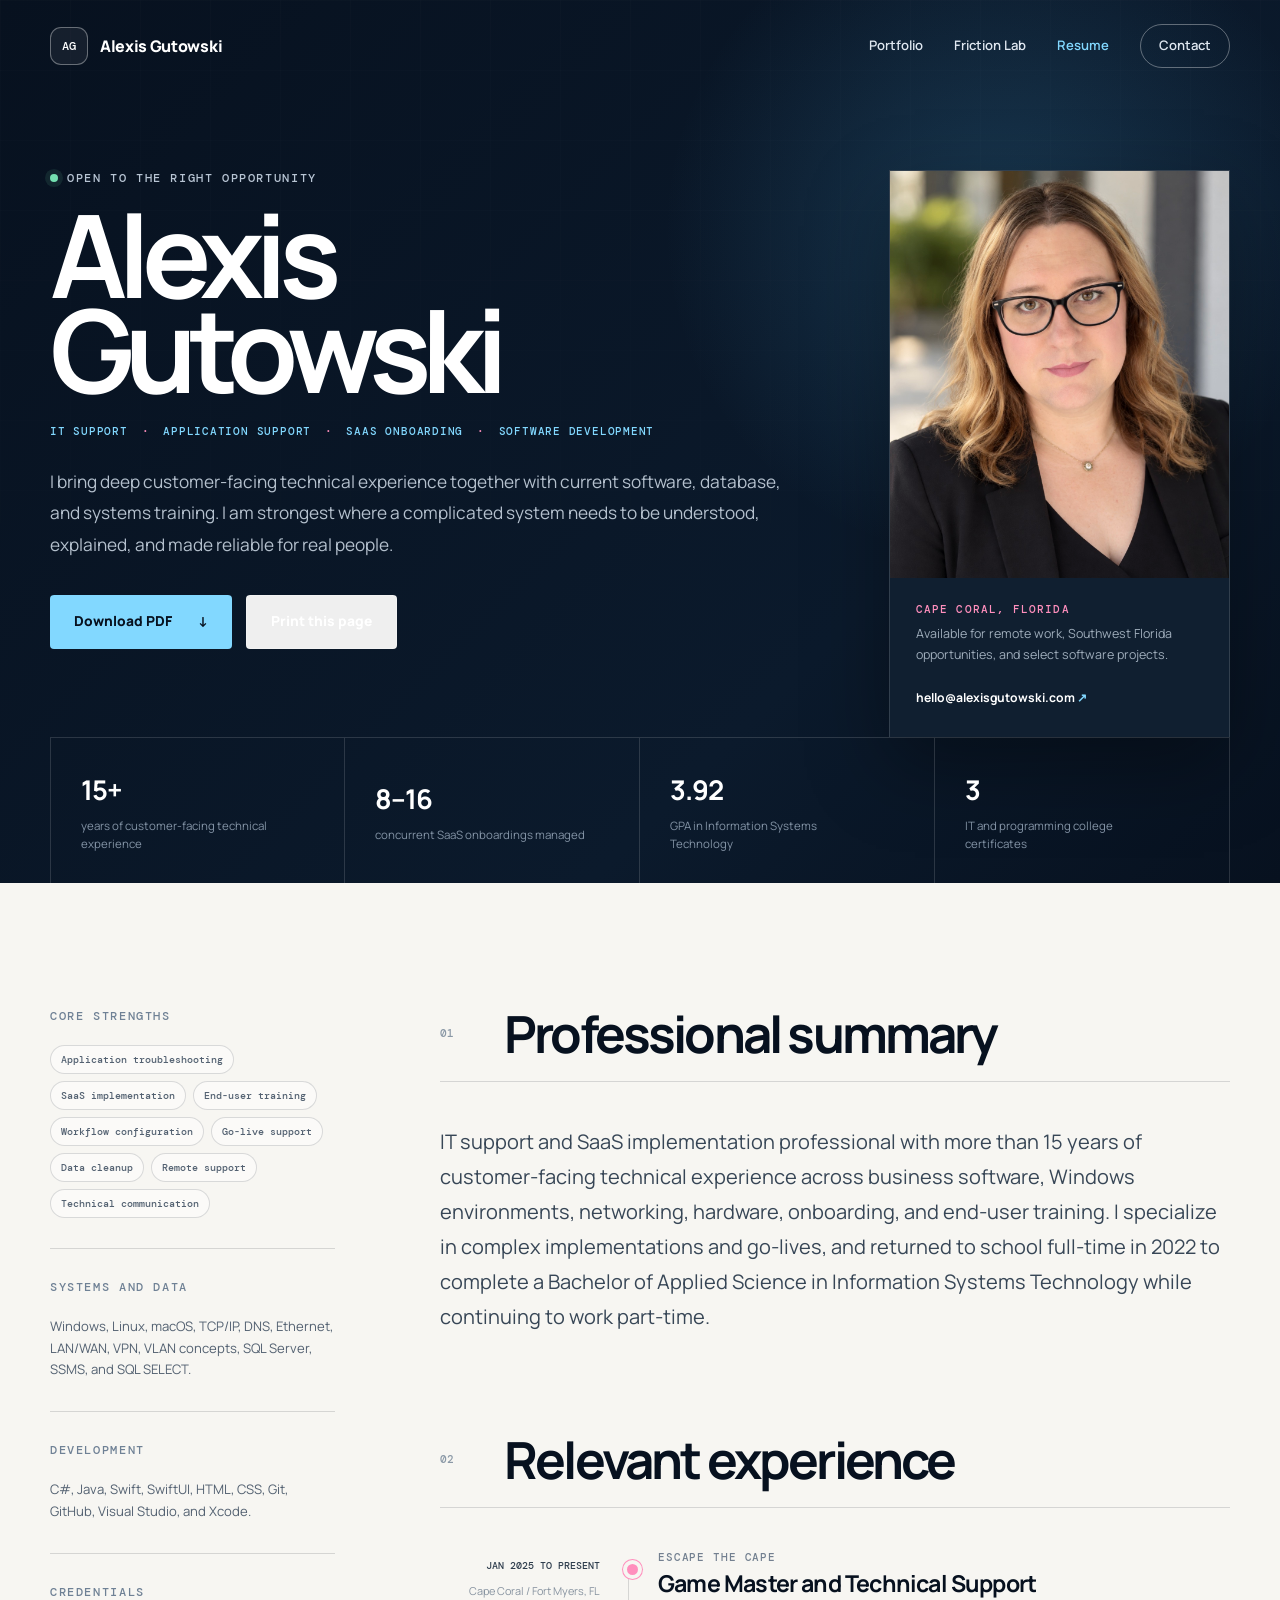
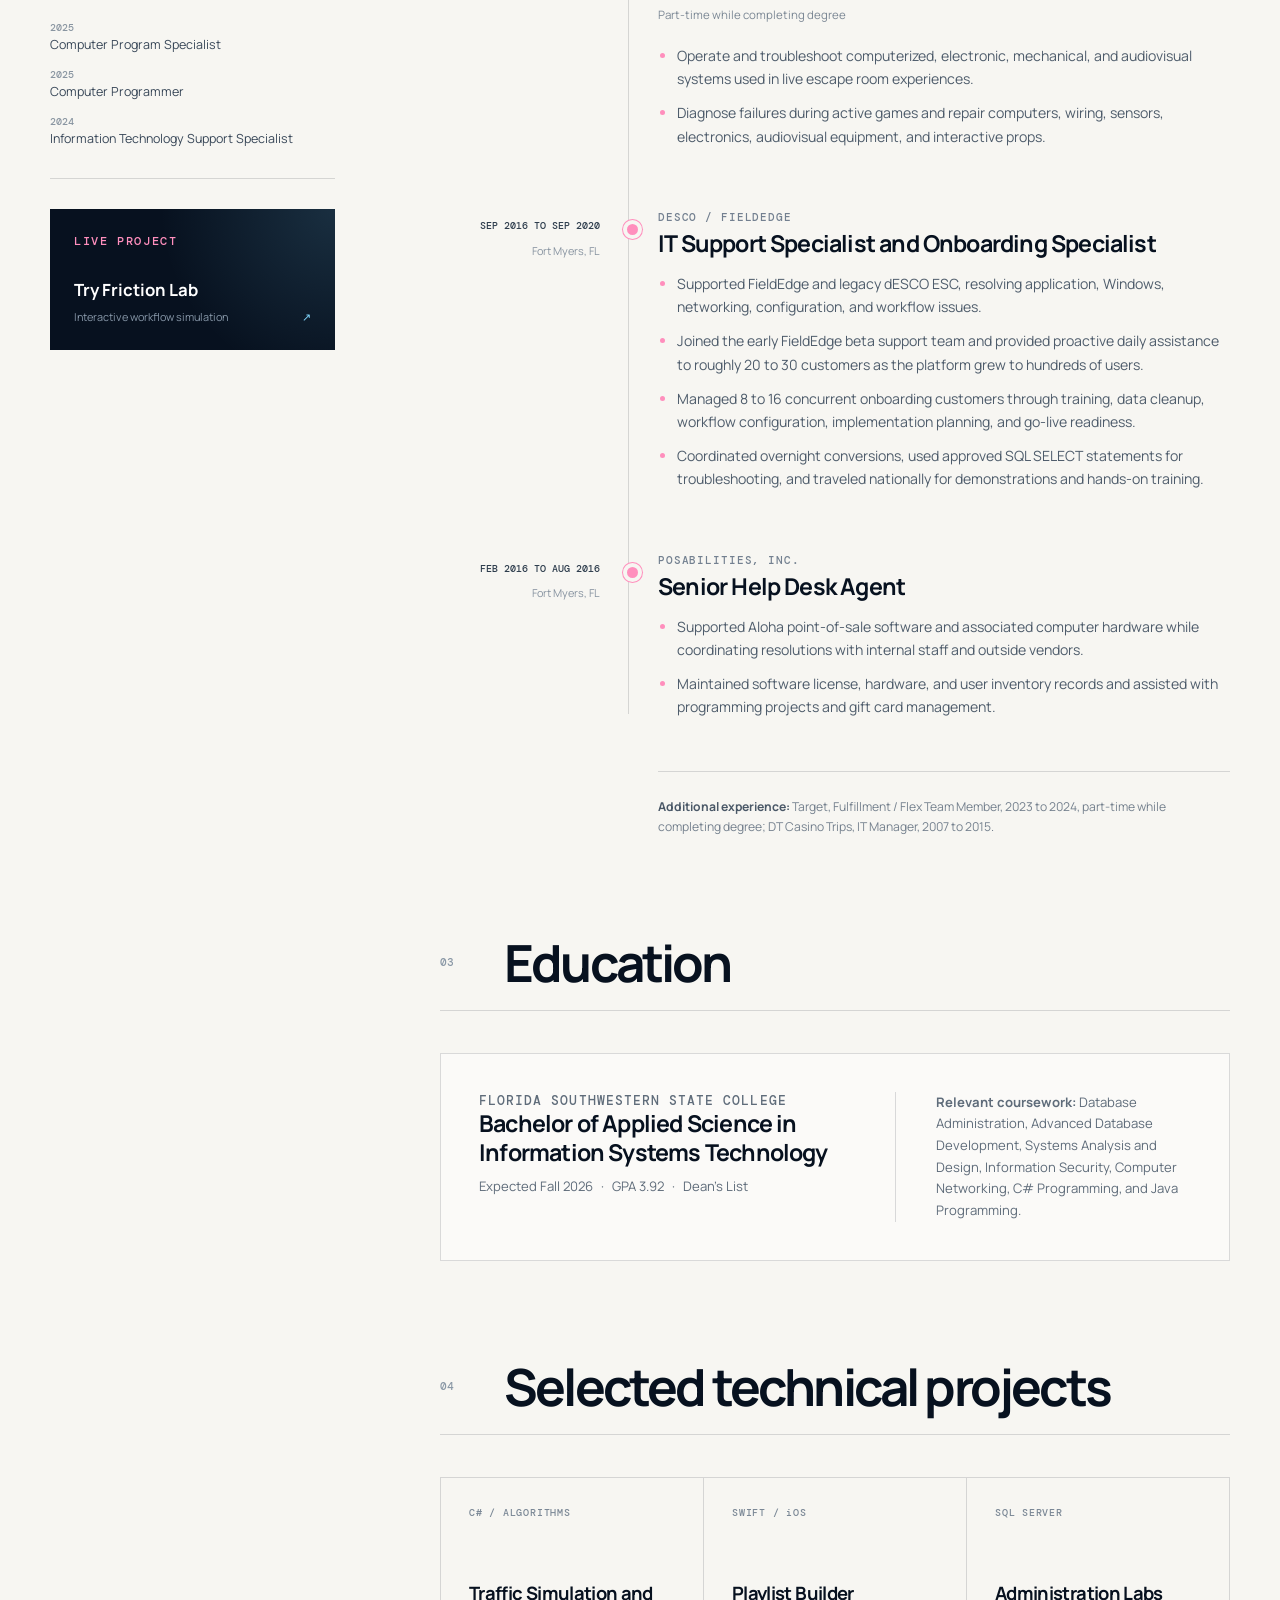
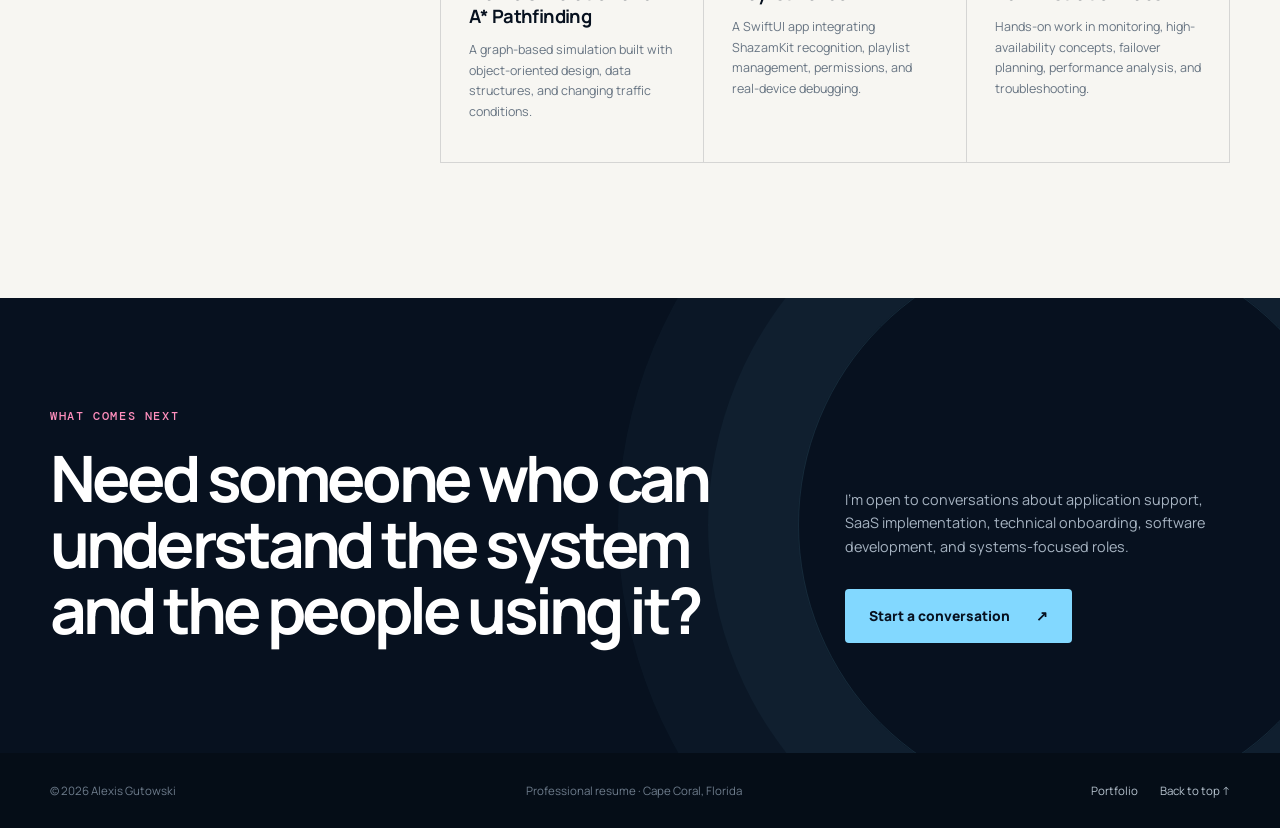
<file: resume/index.html>
<!doctype html>
<html lang="en">
<head>
  <meta charset="utf-8">
  <meta name="viewport" content="width=device-width, initial-scale=1">
  <title>IT Support &amp; Software Developer Resume | Alexis Gutowski</title>
  <meta name="description" content="Resume of Cape Coral technical professional Alexis Gutowski: 15+ years in IT support, SaaS onboarding, troubleshooting, training, SQL, C#, and Java.">
  <meta name="author" content="Alexis Gutowski">
  <meta name="robots" content="index,follow,max-image-preview:large,max-snippet:-1,max-video-preview:-1">
  <meta name="theme-color" content="#07111f">
  <link rel="canonical" href="https://alexisgutowski.com/resume/">
  <link rel="alternate" type="application/pdf" href="https://alexisgutowski.com/assets/alexis-gutowski-resume.pdf" title="Alexis Gutowski resume PDF">
  <link rel="icon" href="../favicon.svg" type="image/svg+xml">
  <link rel="apple-touch-icon" href="../assets/apple-touch-icon.png">
  <link rel="manifest" href="../site.webmanifest">
  <link rel="preconnect" href="https://fonts.googleapis.com">
  <link rel="preconnect" href="https://fonts.gstatic.com" crossorigin>
  <link href="https://fonts.googleapis.com/css2?family=DM+Mono:wght@400;500&family=Manrope:wght@400;500;600;700;800&display=swap" rel="stylesheet">

  <meta property="og:type" content="profile">
  <meta property="og:locale" content="en_US">
  <meta property="og:site_name" content="Alexis Gutowski">
  <meta property="og:title" content="Alexis Gutowski | Technical Resume">
  <meta property="og:description" content="IT support, SaaS onboarding, software development, databases, training, and practical systems work.">
  <meta property="og:url" content="https://alexisgutowski.com/resume/">
  <meta property="og:image" content="https://alexisgutowski.com/assets/alexis-gutowski-social-card.jpg">
  <meta property="og:image:secure_url" content="https://alexisgutowski.com/assets/alexis-gutowski-social-card.jpg">
  <meta property="og:image:type" content="image/jpeg">
  <meta property="og:image:width" content="1200">
  <meta property="og:image:height" content="630">
  <meta property="og:image:alt" content="Alexis Gutowski, software developer and systems problem solver">
  <meta property="profile:first_name" content="Alexis">
  <meta property="profile:last_name" content="Gutowski">
  <meta name="twitter:card" content="summary_large_image">
  <meta name="twitter:title" content="Alexis Gutowski | Technical Resume">
  <meta name="twitter:description" content="15+ years of technical experience across IT support, SaaS onboarding, software, databases, and training.">
  <meta name="twitter:image" content="https://alexisgutowski.com/assets/alexis-gutowski-social-card.jpg">
  <meta name="twitter:image:alt" content="Alexis Gutowski, software developer and systems problem solver">

  <script type="application/ld+json">
  {
    "@context": "https://schema.org",
    "@graph": [
      {
        "@type": "ProfilePage",
        "@id": "https://alexisgutowski.com/resume/#page",
        "url": "https://alexisgutowski.com/resume/",
        "name": "Professional Resume of Alexis Gutowski",
        "description": "Professional experience, technical skills, education, credentials, and selected software projects by Alexis Gutowski.",
        "inLanguage": "en-US",
        "dateModified": "2026-09-29",
        "isPartOf": { "@id": "https://alexisgutowski.com/#website" },
        "mainEntity": { "@id": "https://alexisgutowski.com/#alexis" },
        "encoding": {
          "@type": "MediaObject",
          "contentUrl": "https://alexisgutowski.com/assets/alexis-gutowski-resume.pdf",
          "encodingFormat": "application/pdf",
          "name": "Alexis Gutowski resume PDF"
        },
        "primaryImageOfPage": {
          "@type": "ImageObject",
          "url": "https://alexisgutowski.com/assets/alexis-gutowski-headshot.jpg",
          "width": 1170,
          "height": 1381
        }
      },
      {
        "@type": "Person",
        "@id": "https://alexisgutowski.com/#alexis",
        "name": "Alexis Gutowski",
        "url": "https://alexisgutowski.com/",
        "email": "mailto:hello@alexisgutowski.com",
        "image": "https://alexisgutowski.com/assets/alexis-gutowski-headshot.jpg",
        "jobTitle": "IT Support and SaaS Implementation Professional",
        "description": "A Cape Coral technical professional with more than 15 years of customer-facing experience across IT support, SaaS onboarding, application troubleshooting, training, software development, databases, networking, and hardware.",
        "address": {
          "@type": "PostalAddress",
          "addressLocality": "Cape Coral",
          "addressRegion": "FL",
          "addressCountry": "US"
        },
        "knowsAbout": [
          "IT support",
          "Application support",
          "SaaS onboarding",
          "End-user training",
          "C#",
          "Java",
          "Swift and SwiftUI",
          "SQL Server",
          "Networking",
          "Systems analysis",
          "Software development"
        ],
        "affiliation": {
          "@type": "CollegeOrUniversity",
          "name": "Florida SouthWestern State College"
        },
        "sameAs": ["https://www.instagram.com/unstoppablealexis/"]
      },
      {
        "@type": "BreadcrumbList",
        "itemListElement": [
          { "@type": "ListItem", "position": 1, "name": "Home", "item": "https://alexisgutowski.com/" },
          { "@type": "ListItem", "position": 2, "name": "Resume", "item": "https://alexisgutowski.com/resume/" }
        ]
      }
    ]
  }
  </script>

  <link rel="stylesheet" href="resume.css">
  <script src="../script.js" defer></script>
  <script src="resume.js" defer></script>
</head>
<body>
  <a class="skip" href="#resume-main">Skip to resume</a>

  <header class="site-header" id="top">
    <nav class="nav resume-shell" aria-label="Primary navigation">
      <a class="brand" href="../" aria-label="Alexis Gutowski, home"><span class="brand-mark" aria-hidden="true">AG</span><span>Alexis Gutowski</span></a>
      <button class="nav-toggle" type="button" aria-expanded="false" aria-controls="nav-links"><span class="sr-only">Open navigation</span><i></i><i></i><i></i></button>
      <div class="nav-links" id="nav-links"><a href="../">Portfolio</a><a href="../friction-lab/">Friction Lab</a><a aria-current="page" href="./">Resume</a><a class="nav-cta" href="mailto:hello@alexisgutowski.com">Contact</a></div>
    </nav>
  </header>

  <main id="resume-main">
    <section class="resume-hero">
      <div class="resume-shell hero-grid">
        <div class="hero-copy reveal">
          <p class="eyebrow"><span class="status-dot" aria-hidden="true"></span>Open to the right opportunity</p>
          <h1>Alexis<br>Gutowski</h1>
          <p class="role-line">IT support <span>·</span> Application support <span>·</span> SaaS onboarding <span>·</span> Software development</p>
          <p class="print-contact">Cape Coral, Florida · hello@alexisgutowski.com · alexisgutowski.com</p>
          <p class="hero-lede">I bring deep customer-facing technical experience together with current software, database, and systems training. I am strongest where a complicated system needs to be understood, explained, and made reliable for real people.</p>
          <div class="hero-actions">
            <a class="button primary" href="../assets/alexis-gutowski-resume.pdf" download>Download PDF <span aria-hidden="true">↓</span></a>
            <button class="button quiet" type="button" data-print-resume>Print this page</button>
          </div>
        </div>

        <aside class="hero-profile reveal" aria-label="Professional overview">
          <img src="../assets/alexis-gutowski-headshot.jpg" width="1170" height="1381" alt="Alexis Gutowski in Cape Coral, Florida">
          <div class="profile-copy">
            <p class="profile-kicker">Cape Coral, Florida</p>
            <p>Available for remote work, Southwest Florida opportunities, and select software projects.</p>
            <a href="mailto:hello@alexisgutowski.com">hello@alexisgutowski.com <span aria-hidden="true">↗</span></a>
          </div>
        </aside>
      </div>

      <div class="resume-shell proof-grid reveal" aria-label="Career highlights">
        <div><strong>15+</strong><span>years of customer-facing technical experience</span></div>
        <div><strong>8–16</strong><span>concurrent SaaS onboardings managed</span></div>
        <div><strong>3.92</strong><span>GPA in Information Systems Technology</span></div>
        <div><strong>3</strong><span>IT and programming college certificates</span></div>
      </div>
    </section>

    <div class="resume-shell resume-layout">
      <aside class="resume-sidebar reveal" aria-label="Skills and credentials">
        <div class="sidebar-block">
          <p class="eyebrow">Core strengths</p>
          <ul class="skill-pills">
            <li>Application troubleshooting</li>
            <li>SaaS implementation</li>
            <li>End-user training</li>
            <li>Workflow configuration</li>
            <li>Go-live support</li>
            <li>Data cleanup</li>
            <li>Remote support</li>
            <li>Technical communication</li>
          </ul>
        </div>

        <div class="sidebar-block">
          <p class="eyebrow">Systems and data</p>
          <p>Windows, Linux, macOS, TCP/IP, DNS, Ethernet, LAN/WAN, VPN, VLAN concepts, SQL Server, SSMS, and SQL SELECT.</p>
        </div>

        <div class="sidebar-block">
          <p class="eyebrow">Development</p>
          <p>C#, Java, Swift, SwiftUI, HTML, CSS, Git, GitHub, Visual Studio, and Xcode.</p>
        </div>

        <div class="sidebar-block credential-block">
          <p class="eyebrow">Credentials</p>
          <ul>
            <li><span>2025</span> Computer Program Specialist</li>
            <li><span>2025</span> Computer Programmer</li>
            <li><span>2024</span> Information Technology Support Specialist</li>
          </ul>
        </div>

        <a class="side-project-link" href="../friction-lab/">
          <span class="eyebrow">Live project</span>
          <strong>Try Friction Lab</strong>
          <small>Interactive workflow simulation <b aria-hidden="true">↗</b></small>
        </a>
      </aside>

      <article class="resume-content">
        <section class="resume-section reveal" aria-labelledby="summary-title">
          <header class="section-title"><span>01</span><h2 id="summary-title">Professional summary</h2></header>
          <p class="summary-copy">IT support and SaaS implementation professional with more than 15 years of customer-facing technical experience across business software, Windows environments, networking, hardware, onboarding, and end-user training. I specialize in complex implementations and go-lives, and returned to school full-time in 2022 to complete a Bachelor of Applied Science in Information Systems Technology while continuing to work part-time.</p>
        </section>

        <section class="resume-section reveal" aria-labelledby="experience-title">
          <header class="section-title"><span>02</span><h2 id="experience-title">Relevant experience</h2></header>
          <div class="timeline">
            <article class="experience-item">
              <div class="experience-meta">
                <time datetime="2025-01">Jan 2025 to present</time>
                <span>Cape Coral / Fort Myers, FL</span>
              </div>
              <div class="experience-body">
                <p class="company">Escape the Cape</p>
                <h3>Game Master and Technical Support</h3>
                <p class="context">Part-time while completing degree</p>
                <ul>
                  <li>Operate and troubleshoot computerized, electronic, mechanical, and audiovisual systems used in live escape room experiences.</li>
                  <li>Diagnose failures during active games and repair computers, wiring, sensors, electronics, audiovisual equipment, and interactive props.</li>
                </ul>
              </div>
            </article>

            <article class="experience-item">
              <div class="experience-meta">
                <time datetime="2016-09">Sep 2016 to Sep 2020</time>
                <span>Fort Myers, FL</span>
              </div>
              <div class="experience-body">
                <p class="company">dESCO / FieldEdge</p>
                <h3>IT Support Specialist and Onboarding Specialist</h3>
                <ul>
                  <li>Supported FieldEdge and legacy dESCO ESC, resolving application, Windows, networking, configuration, and workflow issues.</li>
                  <li>Joined the early FieldEdge beta support team and provided proactive daily assistance to roughly 20 to 30 customers as the platform grew to hundreds of users.</li>
                  <li>Managed 8 to 16 concurrent onboarding customers through training, data cleanup, workflow configuration, implementation planning, and go-live readiness.</li>
                  <li>Coordinated overnight conversions, used approved SQL SELECT statements for troubleshooting, and traveled nationally for demonstrations and hands-on training.</li>
                </ul>
              </div>
            </article>

            <article class="experience-item">
              <div class="experience-meta">
                <time datetime="2016-02">Feb 2016 to Aug 2016</time>
                <span>Fort Myers, FL</span>
              </div>
              <div class="experience-body">
                <p class="company">POSabilities, Inc.</p>
                <h3>Senior Help Desk Agent</h3>
                <ul>
                  <li>Supported Aloha point-of-sale software and associated computer hardware while coordinating resolutions with internal staff and outside vendors.</li>
                  <li>Maintained software license, hardware, and user inventory records and assisted with programming projects and gift card management.</li>
                </ul>
              </div>
            </article>
          </div>
          <p class="additional-experience"><strong>Additional experience:</strong> Target, Fulfillment / Flex Team Member, 2023 to 2024, part-time while completing degree; DT Casino Trips, IT Manager, 2007 to 2015.</p>
        </section>

        <section class="resume-section reveal" aria-labelledby="education-title">
          <header class="section-title"><span>03</span><h2 id="education-title">Education</h2></header>
          <div class="education-card">
            <div>
              <p class="company">Florida SouthWestern State College</p>
              <h3>Bachelor of Applied Science in Information Systems Technology</h3>
              <p>Expected Fall 2026 <span>·</span> GPA 3.92 <span>·</span> Dean's List</p>
            </div>
            <p><strong>Relevant coursework:</strong> Database Administration, Advanced Database Development, Systems Analysis and Design, Information Security, Computer Networking, C# Programming, and Java Programming.</p>
          </div>
        </section>

        <section class="resume-section reveal" aria-labelledby="projects-title">
          <header class="section-title"><span>04</span><h2 id="projects-title">Selected technical projects</h2></header>
          <div class="project-list">
            <article>
              <span>C# / ALGORITHMS</span>
              <h3>Traffic Simulation and A* Pathfinding</h3>
              <p>A graph-based simulation built with object-oriented design, data structures, and changing traffic conditions.</p>
            </article>
            <article>
              <span>SWIFT / iOS</span>
              <h3>Playlist Builder</h3>
              <p>A SwiftUI app integrating ShazamKit recognition, playlist management, permissions, and real-device debugging.</p>
            </article>
            <article>
              <span>SQL SERVER</span>
              <h3>Administration Labs</h3>
              <p>Hands-on work in monitoring, high-availability concepts, failover planning, performance analysis, and troubleshooting.</p>
            </article>
          </div>
        </section>
      </article>
    </div>

    <section class="resume-close">
      <div class="resume-shell close-inner reveal">
        <div><p class="eyebrow">What comes next</p><h2>Need someone who can understand the system and the people using it?</h2></div>
        <div><p>I’m open to conversations about application support, SaaS implementation, technical onboarding, software development, and systems-focused roles.</p><a class="button primary" href="mailto:hello@alexisgutowski.com">Start a conversation <span aria-hidden="true">↗</span></a></div>
      </div>
    </section>
  </main>

  <footer class="footer"><div class="resume-shell"><p>© <span id="year"></span> Alexis Gutowski</p><p>Professional resume · Cape Coral, Florida</p><div><a href="../">Portfolio</a><a href="#top">Back to top ↑</a></div></div></footer>
</body>
</html>
</file>
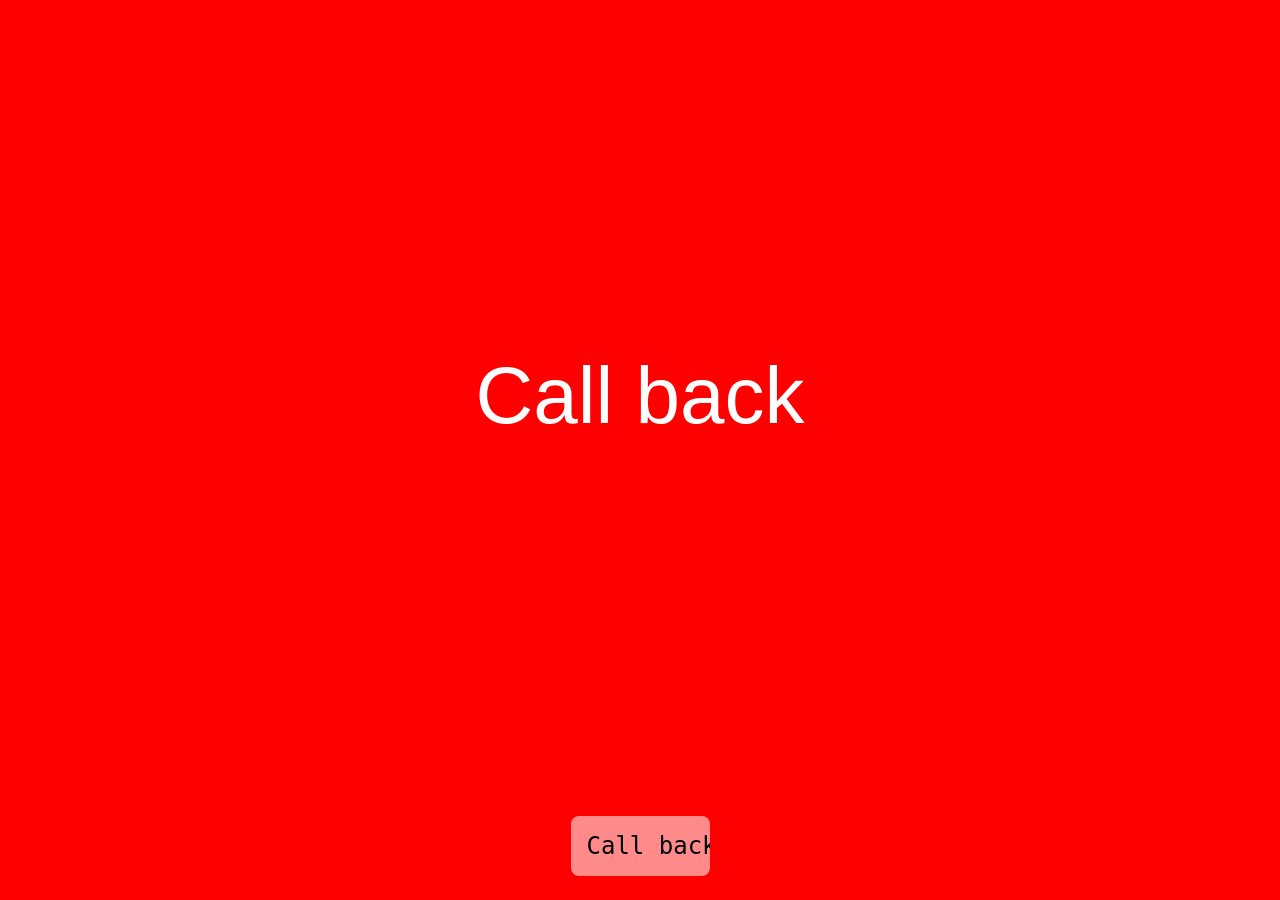
<file: callback.html>
<!DOCTYPE html>
<html lang="en">
<head>
  <meta charset="UTF-8">
  <title>Call Back Board</title>
  <style>
    html, body {
      margin: 0;
      height: 100%;
      width: 100%;
    }

    body {
      background: red;
      color: white;
      font-family: Arial, Helvetica, sans-serif;
      display: flex;
      flex-direction: column;
    }

    #display {
      flex: 1;
      display: flex;
      align-items: center;
      justify-content: center;
      text-align: center;
      font-size: 5rem;
      padding: 2rem;
      white-space: pre-wrap;
      word-break: break-word;
    }

    #input-container {
      padding: 1.5rem;
      display: flex;
      justify-content: center;
    }

    textarea {
      background: #ff8a8a; /* light red */
      color: black;
      font-size: 1.5rem;
      padding: 1rem;
      border-radius: 8px;
      border: none;
      outline: none;
      resize: none;
      overflow: hidden;
      box-sizing: border-box;

      min-width: 6ch;      /* prevents collapse */
      max-width: 90vw;
      white-space: nowrap;
    }

    /* mirror element for width sizing */
    #mirror {
      position: absolute;
      visibility: hidden;
      white-space: pre;
      font-size: 1.5rem;
      padding: 0.75rem 1.25rem;
      font-family: Arial, Helvetica, sans-serif;
    }
  </style>
</head>
<body>

  <div id="display">Call back</div>

  <div id="input-container">
    <textarea id="editor" rows="1">Call back</textarea>
  </div>

  <div id="mirror"></div>

  <script>
    const textarea = document.getElementById("editor");
    const display = document.getElementById("display");
    const mirror = document.getElementById("mirror");

    function sync() {
      display.textContent = textarea.value || "";
      resizeHeight();
      resizeWidth();
    }

    function resizeHeight() {
      textarea.style.height = "auto";
      textarea.style.height = textarea.scrollHeight + "px";
    }

    function resizeWidth() {
      mirror.textContent = textarea.value || " ";
      textarea.style.width = mirror.offsetWidth + "px";
    }

    textarea.addEventListener("input", sync);

    // Initial sizing to "Call back"
    sync();
  </script>

</body>
</html>
</file>
<file: styles.css>
:root{--ink:#07111f;--ink2:#0b192b;--paper:#f7f6f2;--white:#fff;--blue:#82d8ff;--pink:#ff8fbd;--green:#74e0b1;--muted:#9ca9b9;--line:rgba(255,255,255,.13);--darkline:rgba(7,17,31,.13);--mono:"DM Mono",monospace;--sans:"Manrope",sans-serif}
*{box-sizing:border-box}html{scroll-behavior:smooth}body{margin:0;color:var(--ink);background:var(--paper);font-family:var(--sans);line-height:1.6;overflow-x:hidden}a{color:inherit}button,input{font:inherit}:focus-visible{outline:3px solid var(--pink);outline-offset:4px}.shell{width:min(1180px,calc(100% - 48px));margin-inline:auto}.sr-only{position:absolute;width:1px;height:1px;padding:0;margin:-1px;overflow:hidden;clip:rect(0,0,0,0);white-space:nowrap;border:0}.skip{position:fixed;z-index:100;left:12px;top:-100px;background:#fff;padding:10px 15px}.skip:focus{top:12px}
.site-header{position:absolute;z-index:20;inset:0 0 auto;color:#fff}.nav{height:92px;display:flex;align-items:center;justify-content:space-between}.brand{display:flex;align-items:center;gap:12px;text-decoration:none;font-weight:800;letter-spacing:-.02em}.brand-mark{display:grid;place-items:center;width:38px;height:38px;border:1px solid #ffffff59;border-radius:11px;font:500 .78rem var(--mono);background:#ffffff0f}.nav-links{display:flex;align-items:center;gap:31px}.nav-links a{font-size:.82rem;font-weight:600;text-decoration:none;color:#dfe7f0}.nav-links a:not(.nav-cta):hover{color:var(--blue)}.nav-cta{border:1px solid #ffffff59;border-radius:99px;padding:10px 18px}.nav-cta:hover{background:#fff;color:var(--ink)}.nav-toggle{display:none;background:none;border:0;padding:8px}.nav-toggle i{display:block;width:24px;height:2px;margin:5px;background:#fff}
.hero{position:relative;min-height:800px;display:grid;grid-template-columns:1.08fr .92fr;gap:70px;align-items:center;padding-top:112px;color:#fff}.hero:before{content:"";position:absolute;z-index:-2;inset:0 calc((100vw - 100%)/-2);background:radial-gradient(circle at 84% 25%,#37759c38,transparent 30%),linear-gradient(135deg,#07111f,#0a1728 58%,#07111f)}.hero:after{content:"";position:absolute;z-index:-1;inset:0 calc((100vw - 100%)/-2);opacity:.1;background-image:linear-gradient(#ffffff1a 1px,transparent 1px),linear-gradient(90deg,#ffffff1a 1px,transparent 1px);background-size:70px 70px;mask-image:linear-gradient(to bottom,#000,transparent 85%)}
.eyebrow{margin:0 0 22px;color:#6f8195;font:500 .75rem/1.4 var(--mono);letter-spacing:.14em;text-transform:uppercase}.hero .eyebrow{color:#b9c6d4}.status-dot{display:inline-block;width:8px;height:8px;margin-right:9px;border-radius:50%;background:var(--green);box-shadow:0 0 0 5px #74e0b11a}h1,h2,h3,p{margin-top:0}h1{max-width:790px;margin-bottom:28px;font-size:clamp(3.2rem,6.2vw,6rem);line-height:.99;letter-spacing:-.065em}h1 em,.contact h2 em,.preview-heading h2 em{color:var(--blue);font-family:Georgia,serif;font-weight:400}.hero-lede{max-width:660px;color:#b7c3d1;font-size:1.08rem;line-height:1.75}.hero-actions{display:flex;flex-wrap:wrap;gap:14px;margin-top:36px}.button{display:inline-flex;align-items:center;justify-content:center;gap:30px;min-height:54px;padding:0 24px;border:0;border-radius:4px;font-size:.88rem;font-weight:800;text-decoration:none;cursor:pointer;transition:transform .2s,background .2s,color .2s}.button:hover{transform:translateY(-2px)}.primary{background:var(--blue);color:var(--ink)}.primary:hover{background:#b0e7ff}.quiet{border:1px solid #ffffff3d;color:#fff}.quiet:hover{background:#ffffff14}.proof-row{display:flex;gap:40px;margin:62px 0 0;padding:26px 0 0;border-top:1px solid var(--line);list-style:none}.proof-row li{display:grid}.proof-row strong{font-size:1rem}.proof-row span{color:#8190a1;font-size:.72rem}
.hero-visual{position:relative;min-height:500px;display:grid;place-items:center}.visual-glow{position:absolute;width:420px;height:420px;border-radius:50%;background:#57c2ed24;filter:blur(50px)}.code-window{position:relative;z-index:2;width:min(100%,520px);overflow:hidden;border:1px solid #ffffff2e;border-radius:14px;background:#091625e3;box-shadow:0 40px 90px #0000006b;transform:rotate(1.5deg);backdrop-filter:blur(18px)}.window-bar{display:grid;grid-template-columns:1fr auto 1fr;align-items:center;padding:13px 15px;border-bottom:1px solid var(--line);color:#76879a;font:.64rem var(--mono)}.window-bar>:last-child{justify-self:end;color:var(--green)}.dots{display:flex;gap:6px}.dots i{width:8px;height:8px;border-radius:50%;background:#314257}.code-window pre{margin:0;padding:34px 25px 38px;overflow:auto;color:#d7e5f4;font:.78rem/2 var(--mono)}.code-window code b{color:#3f536a;font-weight:400;user-select:none}.code-window code em{color:var(--pink);font-style:normal}.code-window code u{color:var(--blue);text-decoration:none}.build-status{display:flex;gap:10px;align-items:center;padding:14px 20px;border-top:1px solid var(--line);color:#91a0b2;font:.66rem var(--mono)}.build-status span{color:var(--green)}.build-status b{margin-left:auto;color:#607286;font-weight:400}.float-card{position:absolute;z-index:3;padding:12px 16px;border:1px solid #ffffff2e;border-radius:9px;background:#122336f2;color:#b7c3d1;box-shadow:0 18px 40px #0000004d;font-size:.7rem}.float-card span{display:block;color:var(--blue);font:.64rem var(--mono)}.float-card.one{left:-20px;bottom:65px}.float-card.two{right:-12px;top:45px}
.marquee{overflow:hidden;background:var(--pink);color:var(--ink)}.marquee-track{display:flex;width:max-content;align-items:center;gap:30px;padding:15px 0;animation:marquee 34s linear infinite;font:500 .7rem var(--mono);letter-spacing:.08em;text-transform:uppercase}.marquee-track i{font-style:normal}@keyframes marquee{to{transform:translateX(-50%)}}

.lab-preview{padding-block:125px;background:var(--ink);color:white}.preview-heading{display:grid;grid-template-columns:1fr .65fr;gap:75px;align-items:end;margin-bottom:55px}.preview-heading h2{margin:0;font-size:clamp(2.8rem,5vw,5rem);line-height:1.02;letter-spacing:-.06em}.preview-heading>p{margin:0;color:#a5b3c2}.lab-preview .eyebrow{color:var(--pink)}.preview-app{display:grid;grid-template-columns:290px 1fr;border:1px solid var(--line);background:#091522;box-shadow:0 35px 90px #0000004d}.preview-controls{display:flex;flex-direction:column;padding:30px;border-right:1px solid var(--line)}.preview-controls label{display:flex;justify-content:space-between;gap:12px;color:#aebac7;font:600 .72rem var(--mono);text-transform:uppercase}.preview-controls output{color:var(--blue)}.preview-controls input{margin:18px 0 28px;width:100%;accent-color:var(--pink)}.preview-button{min-height:48px;background:var(--blue);color:var(--ink)}.preview-controls p{min-height:90px;margin:24px 0;color:#8192a5;font-size:.78rem}.preview-link{margin-top:auto;color:var(--pink);font-size:.78rem;font-weight:800;text-decoration:none}.preview-link span{margin-left:8px}.preview-stage{min-width:0;padding:24px;background:radial-gradient(circle at center,#58c1eb1a,transparent 55%),linear-gradient(#ffffff09 1px,transparent 1px),linear-gradient(90deg,#ffffff09 1px,transparent 1px);background-size:auto,40px 40px,40px 40px}.preview-kpis{display:flex;justify-content:flex-end;gap:27px;color:#76889b;font:.58rem var(--mono);text-transform:uppercase}.preview-kpis span{display:grid}.preview-kpis b{color:#d9e5f1;font-size:.76rem}.preview-stage svg{width:100%;height:auto;min-height:300px}.preview-edge{fill:none;stroke:#30445a;stroke-width:4}.preview-node rect{fill:#122337;stroke:#3c5067;stroke-width:2}.preview-node text{fill:#fff;font:700 12px var(--sans)}.preview-node .preview-meta{fill:#7d8ea1;font:9px var(--mono)}.preview-node.problem rect{fill:#321b2b;stroke:var(--pink);filter:drop-shadow(0 0 9px #ff8fbd55)}.preview-token{fill:var(--blue);filter:drop-shadow(0 0 5px #82d8ffcc)}
.preview-controls .noscript-note{min-height:auto;margin:0 0 22px;padding:12px;border:1px solid #ff8fbd66;color:#d8e3ee}

.section{padding-block:130px}.section-heading{display:grid;grid-template-columns:1.15fr .7fr;gap:80px;align-items:end;margin-bottom:64px}.section-heading h2,.about h2{margin-bottom:0;font-size:clamp(2.4rem,4.5vw,4.6rem);line-height:1.08;letter-spacing:-.055em}.section-heading>p{margin:0;color:#5f6b79;font-size:1rem}.project-grid{display:grid;grid-template-columns:1fr 1fr;gap:18px}.project{min-height:420px;display:flex;flex-direction:column;justify-content:flex-end;padding:38px;border:1px solid var(--darkline);background:#ecebe6}.project.featured{position:relative;grid-column:1/-1;min-height:560px;display:grid;grid-template-columns:.85fr 1.15fr;gap:50px;align-items:center;overflow:hidden;color:#fff;background:var(--ink2)}.project-content{position:relative;z-index:2}.project-number{margin-bottom:20px;color:#7f8b98;font:.67rem var(--mono);letter-spacing:.08em}.project h3{margin-bottom:16px;font-size:clamp(1.7rem,3vw,2.7rem);line-height:1.12;letter-spacing:-.04em}.project p:not(.project-number){max-width:570px;color:#697482}.project.featured p:not(.project-number){color:#aebbc9}.tags{display:flex;flex-wrap:wrap;gap:8px;margin:26px 0 0;padding:0;list-style:none}.tags li{padding:6px 10px;border:1px solid var(--darkline);border-radius:99px;color:#586574;font:.62rem var(--mono)}.featured .tags li{border-color:var(--line);color:#a7b5c4}.text-link{display:inline-block;margin-top:32px;color:var(--blue);font-size:.82rem;font-weight:700;text-decoration:none}.text-link span{margin-left:8px}.project-icon{display:grid;place-items:center;width:58px;height:58px;margin:0 0 auto;border-radius:15px;background:var(--ink);color:var(--blue);font:1.7rem Georgia,serif}
.route-demo{position:relative;height:390px;border:1px solid var(--line);background:radial-gradient(circle at center,#5abce626,transparent 55%),linear-gradient(#ffffff09 1px,transparent 1px),linear-gradient(90deg,#ffffff09 1px,transparent 1px);background-size:auto,40px 40px,40px 40px}.route-demo svg{width:100%;height:100%}.route-road{fill:none;stroke:#ffffff1a;stroke-width:17;stroke-linecap:round}.route-line{fill:none;stroke:var(--blue);stroke-width:4;stroke-linecap:round;stroke-dasharray:8 9;animation:route 18s linear infinite}.route-demo circle{fill:var(--pink);stroke:var(--ink2);stroke-width:4}@keyframes route{to{stroke-dashoffset:-200}}.route-label{position:absolute;padding:6px 9px;background:var(--ink);border:1px solid var(--line);color:#8494a6;font:.56rem var(--mono)}.route-label.start{left:3%;bottom:9%}.route-label.end{right:4%;top:7%;color:var(--blue)}
.services{background:#deddd7}.service-list{border-top:1px solid var(--darkline)}.service{display:grid;grid-template-columns:70px 1fr auto;gap:28px;align-items:center;padding:28px 10px;border-bottom:1px solid var(--darkline);text-decoration:none;transition:padding .25s,background .25s}.service:hover{padding-inline:24px;background:#ffffff59}.service>span{color:#8a929a;font:.66rem var(--mono)}.service h3{margin-bottom:5px;font-size:1.35rem}.service p{margin:0;color:#67717b;font-size:.9rem}.service b{font-weight:400}
.about{display:grid;grid-template-columns:.35fr 1fr;gap:90px}.about-portrait{display:block;width:min(260px,100%);height:auto;margin-top:35px;border-radius:4px;filter:saturate(.9);box-shadow:18px 18px 0 #deddd7}.about-copy{max-width:850px}.about-copy h2{margin-bottom:40px}.about-lede{color:#374453;font-size:1.25rem;line-height:1.7}.about-details{display:grid;grid-template-columns:1fr 1fr;gap:35px;margin-top:38px;padding-top:30px;border-top:1px solid var(--darkline);color:#687381;font-size:.9rem}
.resume-spotlight{position:relative;overflow:hidden;padding-block:115px;color:#fff;background:#0b192b}.resume-spotlight:after{content:"";position:absolute;width:520px;height:520px;right:-70px;top:50%;border:1px solid #82d8ff1f;border-radius:50%;transform:translateY(-50%);box-shadow:0 0 0 90px #82d8ff0a,0 0 0 180px #82d8ff08}.resume-spotlight-inner{position:relative;z-index:1;display:grid;grid-template-columns:1fr .8fr;gap:100px;align-items:end}.resume-spotlight .eyebrow{color:var(--pink)}.resume-spotlight h2{margin:0;font-size:clamp(3rem,5.5vw,5.5rem);line-height:.98;letter-spacing:-.06em}.resume-spotlight h2 em{color:var(--blue);font-family:Georgia,serif;font-weight:400}.resume-spotlight-details>p{margin-bottom:35px;color:#a9b6c4}.resume-spotlight dl{display:grid;grid-template-columns:repeat(3,1fr);gap:20px;margin:0 0 35px;padding:24px 0;border-top:1px solid var(--line);border-bottom:1px solid var(--line)}.resume-spotlight dl div{display:grid;align-content:start}.resume-spotlight dt{color:#fff;font-size:1.25rem;font-weight:800}.resume-spotlight dd{margin:2px 0 0;color:#7f90a3;font-size:.68rem;line-height:1.45}.resume-spotlight .button{width:max-content}
.contact{position:relative;overflow:hidden;padding-block:125px;color:#fff;background:var(--ink);text-align:center}.contact:after{content:"";position:absolute;width:600px;height:600px;left:50%;top:50%;border:1px solid #82d8ff1f;border-radius:50%;transform:translate(-50%,-50%);box-shadow:0 0 0 100px #82d8ff0a,0 0 0 200px #82d8ff08}.contact-inner{position:relative;z-index:1}.contact .eyebrow{color:var(--pink)}.contact h2{margin-bottom:25px;font-size:clamp(3.5rem,7vw,7rem);line-height:.98;letter-spacing:-.065em}.contact p:not(.eyebrow){max-width:600px;margin:0 auto 35px;color:#a7b4c2}.light{background:#fff;color:var(--ink)}.light:hover{background:var(--blue)}.footer{padding:28px 0;background:#050d17;color:#6e7c8c;font-size:.72rem}.footer .shell{display:flex;justify-content:space-between;align-items:center;gap:20px}.footer p{margin:0}.footer a{text-decoration:none;color:#b6c2ce}.footer .shell>div{display:flex;gap:22px}.reveal{opacity:1;transform:none}.js .reveal{opacity:0;transform:translateY(24px);transition:opacity .8s ease,transform .8s ease}.js .reveal.visible{opacity:1;transform:none}

@media(max-width:900px){.hero{min-height:auto;grid-template-columns:1fr;padding-block:170px 100px}.hero-visual{min-height:430px}.proof-row{margin-top:45px}.preview-heading{grid-template-columns:1fr;gap:25px}.preview-heading>p{max-width:620px}.preview-app{grid-template-columns:1fr}.preview-controls{border-right:0;border-bottom:1px solid var(--line)}.preview-controls p{min-height:auto}.preview-link{margin-top:15px}.section-heading{grid-template-columns:1fr;gap:25px}.section-heading>p{max-width:620px}.project.featured{grid-template-columns:1fr}.route-demo{height:320px}.about{grid-template-columns:1fr;gap:30px}.about-portrait{width:190px;margin-bottom:30px}.resume-spotlight-inner{grid-template-columns:1fr;gap:45px}.resume-spotlight-details{max-width:760px}}
@media(max-width:680px){.shell{width:min(100% - 30px,1180px)}.nav{height:74px}.nav-toggle{display:block;z-index:2;cursor:pointer}.nav-links{position:fixed;inset:0;flex-direction:column;justify-content:center;background:var(--ink);opacity:0;pointer-events:none;transform:translateY(-12px);transition:.25s}.nav-links.open{opacity:1;pointer-events:auto;transform:none}.nav-links a{font-size:1.3rem}h1{font-size:clamp(3.05rem,14vw,4.5rem)}.hero{padding-top:130px}.hero-lede{font-size:1rem}.proof-row{gap:18px;justify-content:space-between}.proof-row strong{font-size:.86rem}.proof-row span{font-size:.63rem}.hero-visual{min-height:380px}.code-window pre{padding-inline:16px;font-size:.64rem}.float-card.one{left:-5px}.float-card.two{right:-4px}.lab-preview{padding-block:90px}.preview-app{width:calc(100% - 30px)}.preview-stage{padding:14px;overflow-x:auto}.preview-stage svg{min-width:720px}.preview-kpis{justify-content:flex-start}.section{padding-block:90px}.project-grid{grid-template-columns:1fr}.project{min-height:390px;padding:27px}.project.featured{grid-column:auto;min-height:700px}.route-demo{height:260px}.service{grid-template-columns:35px 1fr auto;gap:10px}.service p{font-size:.8rem}.about-details{grid-template-columns:1fr}.resume-spotlight{padding-block:90px}.resume-spotlight dl{grid-template-columns:1fr}.resume-spotlight dl div{grid-template-columns:70px 1fr;gap:15px;align-items:baseline}.contact{padding-block:95px}.contact h2{font-size:3.7rem}.footer .shell{flex-direction:column;text-align:center}.footer .shell>div{justify-content:center;flex-wrap:wrap}}
@media(max-width:680px){html:not(.js) .nav{height:auto;padding-block:20px;align-items:flex-start}html:not(.js) .nav-toggle{display:none}html:not(.js) .nav-links{position:static;inset:auto;flex-flow:row wrap;justify-content:flex-end;gap:7px 14px;background:transparent;opacity:1;pointer-events:auto;transform:none}html:not(.js) .nav-links a{font-size:.7rem}}
@media(prefers-reduced-motion:reduce){html{scroll-behavior:auto}.marquee-track,.route-line{animation:none}.preview-token{display:none}.js .reveal{opacity:1;transform:none;transition:none}}
</file>
<file: friction-lab/lab.css>
:root {
  --ink: #07111f;
  --ink-2: #0b192b;
  --ink-3: #13253a;
  --paper: #f6f5f0;
  --white: #ffffff;
  --blue: #82d8ff;
  --pink: #ff8fbd;
  --green: #74e0b1;
  --amber: #ffd37a;
  --muted: #9cabbc;
  --dark-muted: #647181;
  --line: rgba(255, 255, 255, .14);
  --paper-line: rgba(7, 17, 31, .14);
  --mono: "DM Mono", monospace;
  --sans: "Manrope", sans-serif;
}

* { box-sizing: border-box; }
html { scroll-behavior: smooth; }
body { margin: 0; color: var(--ink); background: var(--paper); font-family: var(--sans); line-height: 1.6; }
button, input, select { font: inherit; }
button, select, input[type="range"] { cursor: pointer; }
a { color: inherit; }
:focus-visible { outline: 3px solid var(--pink); outline-offset: 4px; }
.lab-shell { width: min(1240px, calc(100% - 48px)); margin-inline: auto; }
.skip-link { position: fixed; z-index: 100; left: 12px; top: -100px; padding: 10px 15px; background: white; color: var(--ink); }
.skip-link:focus { top: 12px; }
.eyebrow { margin: 0 0 14px; color: #718195; font: 500 .7rem/1.4 var(--mono); letter-spacing: .14em; text-transform: uppercase; }

.lab-header { color: white; background: var(--ink); }
.nav { min-height: 78px; display: flex; align-items: center; justify-content: space-between; }
.brand { display: flex; align-items: center; gap: 12px; color: white; text-decoration: none; font-weight: 800; letter-spacing: -.02em; }
.brand-mark { display: grid; place-items: center; width: 38px; height: 38px; border: 1px solid rgba(255,255,255,.32); border-radius: 11px; background: rgba(255,255,255,.06); font: 500 .75rem var(--mono); }
.nav-actions { display: flex; align-items: center; gap: 28px; }
.nav-actions a { color: #c3cfdb; font-size: .82rem; font-weight: 700; text-decoration: none; }
.nav-actions a:last-child { padding: 9px 16px; border: 1px solid rgba(255,255,255,.32); border-radius: 99px; color: white; }
.nav-actions a:hover { color: var(--blue); }

.lab-hero { min-height: 440px; display: grid; grid-template-columns: 1fr .52fr; gap: 80px; align-items: center; color: white; }
.lab-hero::before { content: ""; position: absolute; z-index: -2; inset: 78px 0 auto; height: 440px; background: radial-gradient(circle at 78% 45%, rgba(130,216,255,.14), transparent 27%), linear-gradient(130deg, #07111f, #0a192b); }
.lab-hero::after { content: ""; position: absolute; z-index: -1; inset: 78px 0 auto; height: 440px; opacity: .08; background-image: linear-gradient(rgba(255,255,255,.12) 1px, transparent 1px), linear-gradient(90deg, rgba(255,255,255,.12) 1px, transparent 1px); background-size: 55px 55px; }
.lab-hero h1 { max-width: 810px; margin: 0 0 25px; font-size: clamp(3.4rem, 6vw, 6.4rem); line-height: .98; letter-spacing: -.065em; }
.lab-hero h1 em { color: var(--blue); font-family: Georgia, serif; font-weight: 400; }
.hero-copy { max-width: 720px; margin: 0; color: #b5c2d1; font-size: 1.05rem; }
.lab-hero .eyebrow { color: var(--pink); }
.hero-badge { display: grid; gap: 7px; align-self: center; padding: 24px; border: 1px solid var(--line); border-radius: 12px; background: rgba(17,35,54,.7); box-shadow: 0 25px 70px rgba(0,0,0,.25); backdrop-filter: blur(12px); }
.hero-badge span { color: var(--green); font: .65rem var(--mono); letter-spacing: .1em; }
.hero-badge strong { font-size: .92rem; }
.hero-badge small { color: #8292a5; }

.simulator { margin-block: 80px 110px; }
.noscript-note { margin: 0 0 18px; padding: 14px 16px; border: 1px solid #d66b99; border-radius: 6px; background: #fff3f8; color: #5c2940; font-size: .88rem; }
.control-bar { display: grid; grid-template-columns: 1fr 1.2fr auto; gap: 24px; align-items: end; padding: 24px; border: 1px solid var(--paper-line); background: white; box-shadow: 0 18px 45px rgba(22,37,53,.08); }
.control-group { display: grid; gap: 8px; }
.control-group label, #nodeForm label { color: #4c5b6b; font-size: .72rem; font-weight: 800; text-transform: uppercase; letter-spacing: .08em; }
.control-group output, #nodeForm output { color: var(--ink); font-family: var(--mono); }
select, input[type="text"] { width: 100%; min-height: 45px; padding: 0 12px; border: 1px solid #c9cfd5; border-radius: 4px; color: var(--ink); background: #fafafa; }
input[type="range"] { width: 100%; accent-color: #258dc0; }
.button-cluster { display: flex; gap: 10px; }
.button { min-height: 46px; padding: 0 19px; border: 0; border-radius: 4px; font-size: .78rem; font-weight: 800; transition: transform .2s, background .2s; }
.button:hover { transform: translateY(-2px); }
.button-primary { color: var(--ink); background: var(--blue); }
.button-secondary { border: 1px solid #c5ccd4; background: white; }
.button-optimize { min-width: 190px; color: var(--ink); background: var(--pink); }
.button:disabled { cursor: not-allowed; opacity: .45; transform: none; }
.scenario-description { max-width: 790px; margin: 18px 0 25px; color: #697584; font-size: .9rem; }

.kpi-grid { display: grid; grid-template-columns: repeat(4, 1fr); border: 1px solid var(--paper-line); border-bottom: 0; background: #eae9e4; }
.kpi-grid article { min-height: 130px; display: grid; align-content: center; padding: 23px; border-right: 1px solid var(--paper-line); }
.kpi-grid article:last-child { border-right: 0; }
.kpi-grid span { color: #6e7985; font: .64rem var(--mono); text-transform: uppercase; }
.kpi-grid strong { margin: 5px 0 0; font-size: 2rem; letter-spacing: -.04em; }
.kpi-grid small { color: #8b949e; font-size: .7rem; }

.workspace-grid { display: grid; grid-template-columns: minmax(0, 1fr) 280px; border: 1px solid var(--paper-line); background: var(--ink); }
.canvas-panel { min-width: 0; padding: 26px; border-right: 1px solid var(--line); color: white; }
.panel-heading { display: flex; align-items: center; justify-content: space-between; gap: 20px; }
.panel-heading h2, .inspector h2 { margin: 0; font-size: 1.25rem; }
.canvas-panel .eyebrow, .inspector .eyebrow { margin-bottom: 5px; color: #728397; }
.icon-button { padding: 7px 11px; border: 1px solid var(--line); border-radius: 4px; background: transparent; color: #9cabbc; font: .64rem var(--mono); }
.svg-wrap { width: 100%; min-height: 390px; display: grid; place-items: center; overflow: hidden; background: radial-gradient(circle at center, rgba(130,216,255,.09), transparent 55%), linear-gradient(rgba(255,255,255,.035) 1px, transparent 1px), linear-gradient(90deg, rgba(255,255,255,.035) 1px, transparent 1px); background-size: auto, 40px 40px, 40px 40px; }
#workflowSvg { width: 100%; height: auto; overflow: visible; }
.edge { fill: none; stroke: #30445a; stroke-width: 4; }
.edge-glow { fill: none; stroke: rgba(130,216,255,.15); stroke-width: 11; }
.flow-token { fill: var(--blue); filter: drop-shadow(0 0 5px rgba(130,216,255,.85)); }
.flow-paused .flow-token { display: none; }
.node { cursor: pointer; }
.node rect { fill: #122337; stroke: #3c5067; stroke-width: 2; rx: 9; transition: fill .2s, stroke .2s; }
.node:hover rect, .node.selected rect { stroke: var(--blue); }
.node.warning rect { stroke: var(--amber); }
.node.bottleneck rect { fill: #321b2b; stroke: var(--pink); filter: drop-shadow(0 0 10px rgba(255,143,189,.35)); }
.node.automated rect { fill: #102c2a; stroke: var(--green); }
.node-title { fill: white; font: 700 14px var(--sans); }
.node-meta { fill: #8191a3; font: 10px var(--mono); }
.node-queue { fill: var(--pink); }
.legend { display: flex; flex-wrap: wrap; gap: 18px; padding-top: 16px; border-top: 1px solid var(--line); color: #8292a4; font: .6rem var(--mono); }
.legend span { display: flex; align-items: center; gap: 7px; }
.legend i { width: 8px; height: 8px; border-radius: 50%; background: #3c5067; }.legend .legend-warning { background: var(--amber); }.legend .legend-problem { background: var(--pink); }.legend .legend-automated { background: var(--green); }

.inspector { padding: 26px; color: white; background: #091522; }
.inspector-help { margin-top: 12px; color: #8292a4; font-size: .82rem; }
#nodeForm { display: grid; gap: 10px; margin-top: 25px; }
#nodeForm[hidden] { display: none; }
#nodeForm input[type="range"] { margin-bottom: 10px; }
.node-stats { display: grid; grid-template-columns: 1fr 1fr; gap: 8px; margin-top: 24px; padding-top: 20px; border-top: 1px solid var(--line); }
.node-stats div { padding: 9px; background: #122337; }
.node-stats span { display: block; color: #738599; font: .56rem var(--mono); text-transform: uppercase; }
.node-stats strong { font-size: .82rem; }

.diagnosis-panel { display: grid; grid-template-columns: 1fr auto; gap: 50px; align-items: center; padding: 40px; border: 1px solid var(--paper-line); border-top: 0; background: white; }
.diagnosis-panel h2 { margin: 0 0 10px; font-size: clamp(1.8rem, 3vw, 2.8rem); letter-spacing: -.04em; }
.diagnosis-panel p { max-width: 760px; margin-bottom: 8px; color: #647181; }
.diagnosis-panel .eyebrow { margin-bottom: 8px; }
#diagnosisRecommendation { color: #26384b; font-weight: 700; }
.diagnosis-action { display: grid; justify-items: center; gap: 11px; }
.text-button { border: 0; background: none; color: #40556c; font-size: .72rem; text-decoration: underline; }
#shareStatus { min-height: 18px; color: #607080; font-size: .68rem; }

.comparison { padding: 45px; border: 1px solid var(--paper-line); border-top: 0; background: #deddd7; }
.comparison[hidden] { display: none; }
.comparison-heading { display: grid; grid-template-columns: 1fr 1fr; gap: 10px 50px; align-items: end; }
.comparison-heading .eyebrow { grid-column: 1 / -1; margin: 0; }
.comparison-heading h2 { margin: 0; font-size: 2.5rem; letter-spacing: -.05em; }
.comparison-heading p { margin: 0; color: #687381; font-size: .8rem; }
.change-list { display: grid; gap: 8px; margin: 30px 0; padding-left: 20px; color: #3d4b59; font-size: .86rem; }
.comparison-table-wrap, .table-wrap { overflow-x: auto; }
table { width: 100%; border-collapse: collapse; text-align: left; }
th, td { padding: 13px 15px; border-bottom: 1px solid var(--paper-line); white-space: nowrap; }
th { color: #687482; font: .61rem var(--mono); text-transform: uppercase; }
td { font-size: .8rem; }
.improved { color: #087d60; font-weight: 800; }
.accessible-results { border: 1px solid var(--paper-line); border-top: 0; background: white; }
.accessible-results summary { cursor: pointer; padding: 18px 25px; font-size: .8rem; font-weight: 800; }
.accessible-results .table-wrap { padding: 0 25px 25px; }
.sr-status { position: absolute; width: 1px; height: 1px; overflow: hidden; clip: rect(0,0,0,0); }

.explainer { padding-bottom: 115px; }
.explainer > header { display: grid; grid-template-columns: .35fr 1fr; gap: 40px; align-items: start; margin-bottom: 50px; }
.explainer > header .eyebrow { margin-top: 13px; }
.explainer > header h2 { max-width: 800px; margin: 0; font-size: clamp(2.4rem, 4.5vw, 4.6rem); line-height: 1.08; letter-spacing: -.055em; }
.explainer-grid { display: grid; grid-template-columns: repeat(4, 1fr); border-top: 1px solid var(--paper-line); }
.explainer-grid section { min-height: 230px; padding: 25px 20px 20px 0; border-right: 1px solid var(--paper-line); }
.explainer-grid section:not(:first-child) { padding-left: 20px; }
.explainer-grid section:last-child { border-right: 0; }
.explainer-grid span { color: #97a0aa; font: .65rem var(--mono); }
.explainer-grid h3 { margin: 45px 0 8px; font-size: 1rem; }
.explainer-grid p { color: #687482; font-size: .82rem; }
.faq { max-width: 880px; margin: 100px auto 0; }
.faq h2 { margin: 0 0 25px; font-size: 2.7rem; letter-spacing: -.05em; }
.faq details { border-top: 1px solid var(--paper-line); }
.faq details:last-child { border-bottom: 1px solid var(--paper-line); }
.faq summary { cursor: pointer; padding: 19px 0; font-weight: 800; }
.faq details p { padding: 0 0 20px; color: #637080; }

.lab-footer { padding: 30px 0; color: #8695a7; background: #050d17; font-size: .75rem; }
.lab-footer .lab-shell { display: flex; justify-content: space-between; gap: 20px; }
.lab-footer p { margin: 0; }
.lab-footer a { color: #c6d2de; }

@media (max-width: 960px) {
  .lab-hero { grid-template-columns: 1fr; gap: 30px; padding-block: 70px; }
  .hero-badge { max-width: 500px; }
  .control-bar { grid-template-columns: 1fr 1fr; }.button-cluster { grid-column: 1 / -1; }
  .kpi-grid { grid-template-columns: 1fr 1fr; }.kpi-grid article:nth-child(2) { border-right: 0; }.kpi-grid article:nth-child(-n+2) { border-bottom: 1px solid var(--paper-line); }
  .workspace-grid { grid-template-columns: 1fr; }.canvas-panel { border-right: 0; border-bottom: 1px solid var(--line); }.inspector { min-height: 250px; }
  .explainer-grid { grid-template-columns: 1fr 1fr; }.explainer-grid section:nth-child(2) { border-right: 0; }.explainer-grid section:nth-child(-n+2) { border-bottom: 1px solid var(--paper-line); }
}

@media (max-width: 650px) {
  .lab-shell { width: min(100% - 28px, 1240px); }.nav { min-height: 68px; }.nav-actions a:first-child { display: none; }
  .lab-hero::before, .lab-hero::after { top: 68px; height: 520px; }.lab-hero { min-height: 520px; }.lab-hero h1 { font-size: 3.35rem; }
  .simulator { margin-block: 55px 85px; }.control-bar { grid-template-columns: 1fr; padding: 18px; }.button-cluster { grid-column: auto; }.button-cluster .button { flex: 1; }
  .kpi-grid { grid-template-columns: 1fr 1fr; }.kpi-grid article { min-height: 115px; padding: 17px; }.kpi-grid strong { font-size: 1.45rem; }
  .canvas-panel { padding: 16px; }.svg-wrap { min-height: 305px; overflow-x: auto; }.svg-wrap svg { min-width: 760px; }.legend { gap: 10px; }
  .diagnosis-panel { grid-template-columns: 1fr; padding: 27px; gap: 25px; }.diagnosis-action { justify-items: stretch; }.comparison { padding: 27px 18px; }.comparison-heading { grid-template-columns: 1fr; }.comparison-heading .eyebrow { grid-column: auto; }
  .explainer > header { grid-template-columns: 1fr; gap: 5px; }.explainer-grid { grid-template-columns: 1fr; }.explainer-grid section, .explainer-grid section:not(:first-child) { min-height: auto; padding: 24px 0; border-right: 0; border-bottom: 1px solid var(--paper-line); }.explainer-grid h3 { margin-top: 20px; }
  .lab-footer .lab-shell { flex-direction: column; text-align: center; }
}

@media (prefers-reduced-motion: reduce) {
  html { scroll-behavior: auto; }
  *, *::before, *::after { scroll-behavior: auto !important; animation-duration: .01ms !important; animation-iteration-count: 1 !important; transition-duration: .01ms !important; }
  .flow-token { display: none; }
}
</file>
<file: MusicListApp/styles.css>
/* Basic Reset */
* {
    margin: 0;
    padding: 0;
    box-sizing: border-box;
    font-family: 'Arial', sans-serif;
}

body {
    background-color: #f0f0f5;
    color: #333;
    line-height: 1.6;
    padding: 20px;
    display: flex;
    flex-direction: column;
    align-items: center;
    text-align: center;
}

header {
    margin-bottom: 20px;
}

h1 {
    color: #4A90E2;
    margin-bottom: 10px;
}

section {
    background: #fff;
    border-radius: 8px;
    padding: 20px;
    width: 90%;
    max-width: 600px;
    margin-bottom: 20px;
    box-shadow: 0 2px 10px rgba(0, 0, 0, 0.1);
}

#music-list {
    list-style: none;
    padding: 0;
}

#music-list li {
    display: flex;
    justify-content: space-between;
    align-items: center;
    padding: 10px;
    margin-bottom: 8px;
    border-bottom: 1px solid #ddd;
}

#music-list a {
    text-decoration: none;
    color: #4A90E2;
    font-weight: bold;
}

button, input[type="submit"] {
    background-color: #4A90E2;
    color: white;
    border: none;
    padding: 10px 20px;
    border-radius: 5px;
    cursor: pointer;
    transition: background-color 0.3s ease;
}

button:hover, input[type="submit"]:hover {
    background-color: #357ABD;
}

input[type="text"], input[type="url"] {
    width: 100%;
    padding: 10px;
    margin-bottom: 10px;
    border: 1px solid #ccc;
    border-radius: 5px;
}

footer {
    margin-top: auto;
    padding: 20px 0;
    color: #777;
}
</file>
<file: resume/resume.css>
:root {
  --ink: #07111f;
  --ink-2: #0b192b;
  --paper: #f7f6f2;
  --paper-2: #ecebe6;
  --white: #fff;
  --blue: #82d8ff;
  --pink: #ff8fbd;
  --green: #74e0b1;
  --muted: #657383;
  --line: rgba(7, 17, 31, .14);
  --light-line: rgba(255, 255, 255, .14);
  --mono: "DM Mono", monospace;
  --sans: "Manrope", sans-serif;
}

* { box-sizing: border-box; }

html { scroll-behavior: smooth; }

body {
  margin: 0;
  color: var(--ink);
  background: var(--paper);
  font-family: var(--sans);
  line-height: 1.65;
  overflow-x: hidden;
}

a { color: inherit; }

button { font: inherit; }

:focus-visible {
  outline: 3px solid var(--pink);
  outline-offset: 4px;
}

.resume-shell {
  width: min(1180px, calc(100% - 48px));
  margin-inline: auto;
}

.sr-only {
  position: absolute;
  width: 1px;
  height: 1px;
  padding: 0;
  margin: -1px;
  overflow: hidden;
  clip: rect(0, 0, 0, 0);
  white-space: nowrap;
  border: 0;
}

.skip {
  position: fixed;
  z-index: 100;
  left: 12px;
  top: -100px;
  padding: 10px 15px;
  background: #fff;
}

.skip:focus { top: 12px; }

.site-header {
  position: absolute;
  z-index: 20;
  inset: 0 0 auto;
  color: #fff;
}

.nav {
  height: 92px;
  display: flex;
  align-items: center;
  justify-content: space-between;
}

.brand {
  display: flex;
  align-items: center;
  gap: 12px;
  color: #fff;
  text-decoration: none;
  font-weight: 800;
  letter-spacing: -.02em;
}

.brand-mark {
  display: grid;
  place-items: center;
  width: 38px;
  height: 38px;
  border: 1px solid #ffffff59;
  border-radius: 11px;
  background: #ffffff0f;
  font: 500 .78rem var(--mono);
}

.nav-links {
  display: flex;
  align-items: center;
  gap: 31px;
}

.nav-links a {
  color: #dfe7f0;
  font-size: .82rem;
  font-weight: 600;
  text-decoration: none;
}

.nav-links a:not(.nav-cta):hover,
.nav-links a[aria-current="page"] { color: var(--blue); }

.nav-cta {
  padding: 10px 18px;
  border: 1px solid #ffffff59;
  border-radius: 99px;
}

.nav-cta:hover {
  color: var(--ink);
  background: #fff;
}

.nav-toggle {
  display: none;
  padding: 8px;
  border: 0;
  background: none;
}

.nav-toggle i {
  display: block;
  width: 24px;
  height: 2px;
  margin: 5px;
  background: #fff;
}

.resume-hero {
  position: relative;
  overflow: hidden;
  padding: 170px 0 0;
  color: #fff;
  background:
    radial-gradient(circle at 78% 26%, rgba(78, 170, 221, .22), transparent 28%),
    linear-gradient(135deg, #07111f, #0b1a2c 68%, #07111f);
}

.resume-hero::after {
  content: "";
  position: absolute;
  inset: 0;
  opacity: .12;
  pointer-events: none;
  background-image:
    linear-gradient(#ffffff1a 1px, transparent 1px),
    linear-gradient(90deg, #ffffff1a 1px, transparent 1px);
  background-size: 70px 70px;
  mask-image: linear-gradient(to bottom, #000, transparent 88%);
}

.hero-grid,
.proof-grid {
  position: relative;
  z-index: 1;
}

.hero-grid {
  display: grid;
  grid-template-columns: minmax(0, 1.2fr) minmax(300px, .55fr);
  gap: 95px;
  align-items: end;
}

.hero-copy { padding-bottom: 88px; }

.eyebrow {
  margin: 0 0 20px;
  color: #6f8195;
  font: 500 .72rem/1.5 var(--mono);
  letter-spacing: .14em;
  text-transform: uppercase;
}

.hero-copy .eyebrow { color: #b8c5d4; }

.status-dot {
  display: inline-block;
  width: 8px;
  height: 8px;
  margin-right: 9px;
  border-radius: 50%;
  background: var(--green);
  box-shadow: 0 0 0 5px #74e0b11a;
}

h1,
h2,
h3,
p { margin-top: 0; }

h1 {
  max-width: 760px;
  margin: 0 0 25px;
  font-size: clamp(4.4rem, 9vw, 8.4rem);
  line-height: .82;
  letter-spacing: -.075em;
}

.role-line {
  max-width: 760px;
  margin: 0 0 25px;
  color: var(--blue);
  font: 500 .7rem/1.8 var(--mono);
  letter-spacing: .07em;
  text-transform: uppercase;
}

.role-line span {
  padding-inline: 6px;
  color: var(--pink);
}

.print-contact { display: none; }

.hero-lede {
  max-width: 750px;
  margin-bottom: 0;
  color: #b4c0cd;
  font-size: 1.08rem;
  line-height: 1.8;
}

.hero-actions {
  display: flex;
  flex-wrap: wrap;
  gap: 14px;
  margin-top: 35px;
}

.button {
  display: inline-flex;
  align-items: center;
  justify-content: center;
  gap: 26px;
  min-height: 54px;
  padding: 0 24px;
  border: 0;
  border-radius: 4px;
  cursor: pointer;
  font-size: .86rem;
  font-weight: 800;
  text-decoration: none;
  transition: transform .2s, background .2s, color .2s;
}

.button:hover { transform: translateY(-2px); }

.primary {
  color: var(--ink);
  background: var(--blue);
}

.primary:hover { background: #b0e7ff; }

.quiet {
  color: #fff;
  border: 1px solid #ffffff3d;
}

.quiet:hover { background: #ffffff14; }

.hero-profile {
  align-self: stretch;
  display: grid;
  grid-template-rows: minmax(360px, 1fr) auto;
  border: 1px solid var(--light-line);
  border-bottom: 0;
  background: #101f30;
  box-shadow: 0 30px 75px #00000057;
}

.hero-profile img {
  display: block;
  width: 100%;
  height: 100%;
  min-height: 360px;
  object-fit: cover;
  object-position: 50% 22%;
  filter: saturate(.88) contrast(1.03);
}

.profile-copy { padding: 24px 26px 27px; }

.profile-kicker {
  margin-bottom: 8px;
  color: var(--pink);
  font: 500 .68rem var(--mono);
  letter-spacing: .1em;
  text-transform: uppercase;
}

.profile-copy > p:not(.profile-kicker) {
  margin-bottom: 18px;
  color: #9eacba;
  font-size: .78rem;
}

.profile-copy a {
  color: #fff;
  font-size: .76rem;
  font-weight: 700;
  text-decoration: none;
}

.profile-copy a span { color: var(--blue); }

.proof-grid {
  display: grid;
  grid-template-columns: repeat(4, 1fr);
  border-top: 1px solid var(--light-line);
}

.proof-grid > div {
  min-height: 145px;
  display: grid;
  align-content: center;
  gap: 4px;
  padding: 25px 30px;
  border-right: 1px solid var(--light-line);
}

.proof-grid > div:first-child { border-left: 1px solid var(--light-line); }

.proof-grid strong {
  color: #fff;
  font-size: 1.7rem;
  letter-spacing: -.04em;
}

.proof-grid span {
  max-width: 210px;
  color: #8393a5;
  font-size: .72rem;
  line-height: 1.5;
}

.resume-layout {
  display: grid;
  grid-template-columns: 285px minmax(0, 1fr);
  gap: 105px;
  padding-block: 125px 135px;
}

.resume-sidebar {
  position: sticky;
  top: 35px;
  align-self: start;
}

.sidebar-block {
  padding: 0 0 30px;
  margin-bottom: 30px;
  border-bottom: 1px solid var(--line);
}

.sidebar-block p:not(.eyebrow) {
  margin: 0;
  color: #536171;
  font-size: .82rem;
}

.skill-pills {
  display: flex;
  flex-wrap: wrap;
  gap: 7px;
  margin: 0;
  padding: 0;
  list-style: none;
}

.skill-pills li {
  padding: 7px 10px;
  border: 1px solid var(--line);
  border-radius: 99px;
  color: #536171;
  background: #fff7;
  font: 500 .62rem var(--mono);
}

.credential-block ul {
  display: grid;
  gap: 14px;
  margin: 0;
  padding: 0;
  list-style: none;
}

.credential-block li {
  color: #384758;
  font-size: .78rem;
  line-height: 1.45;
}

.credential-block li span {
  display: block;
  margin-bottom: 2px;
  color: #8995a1;
  font: 500 .6rem var(--mono);
}

.side-project-link {
  display: block;
  padding: 24px;
  color: #fff;
  background:
    radial-gradient(circle at 100% 0, #82d8ff26, transparent 55%),
    var(--ink);
  text-decoration: none;
  transition: transform .2s;
}

.side-project-link:hover { transform: translateY(-3px); }

.side-project-link .eyebrow {
  display: block;
  margin-bottom: 25px;
  color: var(--pink);
}

.side-project-link strong {
  display: block;
  margin-bottom: 5px;
  font-size: 1.05rem;
}

.side-project-link small {
  display: flex;
  justify-content: space-between;
  gap: 15px;
  color: #8797a8;
  font-size: .68rem;
}

.side-project-link b {
  color: var(--blue);
  font-weight: 400;
}

.resume-content { min-width: 0; }

.resume-section + .resume-section { margin-top: 100px; }

.section-title {
  display: grid;
  grid-template-columns: 46px 1fr;
  gap: 18px;
  align-items: center;
  padding-bottom: 22px;
  margin-bottom: 42px;
  border-bottom: 1px solid var(--line);
}

.section-title span {
  color: #8a98a6;
  font: 500 .67rem var(--mono);
}

.section-title h2 {
  margin: 0;
  font-size: clamp(2.2rem, 4vw, 3.8rem);
  line-height: 1;
  letter-spacing: -.055em;
}

.summary-copy {
  max-width: 790px;
  margin-bottom: 0;
  color: #374656;
  font-size: 1.25rem;
  line-height: 1.75;
}

.timeline {
  position: relative;
  display: grid;
  gap: 62px;
}

.timeline::before {
  content: "";
  position: absolute;
  left: 188px;
  top: 10px;
  bottom: 5px;
  width: 1px;
  background: var(--line);
}

.experience-item {
  display: grid;
  grid-template-columns: 160px minmax(0, 1fr);
  gap: 58px;
}

.experience-meta {
  display: grid;
  align-content: start;
  gap: 8px;
  padding-top: 8px;
  text-align: right;
}

.experience-meta time {
  color: #2e3d4d;
  font: 500 .65rem/1.5 var(--mono);
  text-transform: uppercase;
}

.experience-meta span {
  color: #8793a0;
  font-size: .68rem;
}

.experience-body { position: relative; }

.experience-body::before {
  content: "";
  position: absolute;
  left: -35px;
  top: 10px;
  width: 11px;
  height: 11px;
  border: 4px solid var(--paper);
  border-radius: 50%;
  background: var(--pink);
  box-shadow: 0 0 0 1px var(--pink);
}

.company {
  margin-bottom: 5px;
  color: #738090;
  font: 500 .68rem var(--mono);
  letter-spacing: .08em;
  text-transform: uppercase;
}

.experience-body h3,
.education-card h3,
.project-list h3 {
  margin-bottom: 14px;
  font-size: 1.45rem;
  line-height: 1.25;
  letter-spacing: -.035em;
}

.experience-body .context {
  margin: -7px 0 20px;
  color: #7c8895;
  font-size: .72rem;
}

.experience-body ul {
  display: grid;
  gap: 11px;
  margin: 0;
  padding-left: 19px;
  color: #4e5c6b;
  font-size: .88rem;
}

.experience-body li::marker { color: var(--pink); }

.additional-experience {
  margin: 52px 0 0 218px;
  padding-top: 25px;
  border-top: 1px solid var(--line);
  color: #75818e;
  font-size: .76rem;
}

.additional-experience strong { color: #4a5867; }

.education-card {
  display: grid;
  grid-template-columns: 1fr .8fr;
  gap: 45px;
  padding: 38px;
  border: 1px solid var(--line);
  background: #fff8;
}

.education-card h3 { margin-bottom: 9px; }

.education-card p {
  margin-bottom: 0;
  color: #5f6c7a;
  font-size: .82rem;
}

.education-card > p {
  padding-left: 40px;
  border-left: 1px solid var(--line);
}

.education-card span { padding-inline: 5px; }

.project-list {
  display: grid;
  grid-template-columns: repeat(3, 1fr);
  border-top: 1px solid var(--line);
  border-left: 1px solid var(--line);
}

.project-list article {
  min-height: 285px;
  padding: 28px;
  border-right: 1px solid var(--line);
  border-bottom: 1px solid var(--line);
}

.project-list article > span {
  display: block;
  min-height: 76px;
  color: #7b8896;
  font: 500 .61rem var(--mono);
  letter-spacing: .08em;
}

.project-list h3 {
  margin-bottom: 12px;
  font-size: 1.15rem;
}

.project-list p {
  margin: 0;
  color: #677482;
  font-size: .78rem;
}

.resume-close {
  position: relative;
  overflow: hidden;
  padding-block: 110px;
  color: #fff;
  background: var(--ink);
}

.resume-close::after {
  content: "";
  position: absolute;
  width: 560px;
  height: 560px;
  right: -80px;
  top: 50%;
  border: 1px solid #82d8ff1f;
  border-radius: 50%;
  transform: translateY(-50%);
  box-shadow: 0 0 0 90px #82d8ff0a, 0 0 0 180px #82d8ff08;
}

.close-inner {
  position: relative;
  z-index: 1;
  display: grid;
  grid-template-columns: 1fr .55fr;
  gap: 95px;
  align-items: end;
}

.resume-close .eyebrow { color: var(--pink); }

.resume-close h2 {
  max-width: 720px;
  margin-bottom: 0;
  font-size: clamp(2.6rem, 5vw, 5rem);
  line-height: 1.03;
  letter-spacing: -.06em;
}

.close-inner > div:last-child p {
  margin-bottom: 30px;
  color: #a7b4c2;
  font-size: .9rem;
}

.footer {
  padding: 28px 0;
  color: #6e7c8c;
  background: #050d17;
  font-size: .72rem;
}

.footer .resume-shell {
  display: flex;
  align-items: center;
  justify-content: space-between;
  gap: 20px;
}

.footer p { margin: 0; }

.footer a {
  color: #b6c2ce;
  text-decoration: none;
}

.footer .resume-shell > div {
  display: flex;
  gap: 22px;
}

.reveal {
  opacity: 1;
  transform: none;
}

.js .reveal {
  opacity: 0;
  transform: translateY(24px);
  transition: opacity .8s ease, transform .8s ease;
}

.js .reveal.visible {
  opacity: 1;
  transform: none;
}

@media (max-width: 980px) {
  .hero-grid {
    grid-template-columns: 1fr 310px;
    gap: 50px;
  }

  .hero-copy { padding-bottom: 65px; }

  .proof-grid { grid-template-columns: repeat(2, 1fr); }

  .proof-grid > div:nth-child(3) { border-left: 1px solid var(--light-line); }

  .resume-layout {
    grid-template-columns: 230px minmax(0, 1fr);
    gap: 55px;
  }

  .project-list { grid-template-columns: 1fr; }

  .project-list article { min-height: auto; }

  .project-list article > span { min-height: auto; margin-bottom: 38px; }
}

@media (max-width: 760px) {
  .resume-shell { width: min(100% - 30px, 1180px); }

  .nav { height: 74px; }

  .nav-toggle {
    display: block;
    z-index: 2;
    cursor: pointer;
  }

  .nav-links {
    position: fixed;
    inset: 0;
    flex-direction: column;
    justify-content: center;
    background: var(--ink);
    opacity: 0;
    pointer-events: none;
    transform: translateY(-12px);
    transition: .25s;
  }

  .nav-links.open {
    opacity: 1;
    pointer-events: auto;
    transform: none;
  }

  .nav-links a { font-size: 1.3rem; }

  .resume-hero { padding-top: 125px; }

  .hero-grid { grid-template-columns: 1fr; }

  .hero-copy { padding-bottom: 0; }

  h1 { font-size: clamp(4.2rem, 22vw, 7rem); }

  .hero-profile {
    width: min(100%, 430px);
    grid-template-rows: 380px auto;
    margin-inline: auto;
  }

  .proof-grid {
    grid-template-columns: 1fr 1fr;
    margin-top: 55px;
  }

  .proof-grid > div {
    min-height: 125px;
    padding: 20px;
  }

  .resume-layout {
    grid-template-columns: 1fr;
    padding-block: 85px 95px;
  }

  .resume-sidebar {
    position: static;
    display: grid;
    grid-template-columns: 1fr 1fr;
    gap: 28px;
  }

  .sidebar-block {
    padding-bottom: 24px;
    margin-bottom: 0;
  }

  .side-project-link { grid-column: 1 / -1; }

  .resume-section + .resume-section { margin-top: 78px; }

  .timeline::before { left: 7px; }

  .experience-item {
    grid-template-columns: 1fr;
    gap: 20px;
    padding-left: 40px;
  }

  .experience-meta {
    gap: 3px;
    padding-top: 0;
    text-align: left;
  }

  .experience-body::before { left: -38px; top: -46px; }

  .additional-experience { margin-left: 40px; }

  .education-card {
    grid-template-columns: 1fr;
    gap: 28px;
    padding: 28px;
  }

  .education-card > p {
    padding: 25px 0 0;
    border-top: 1px solid var(--line);
    border-left: 0;
  }

  .close-inner {
    grid-template-columns: 1fr;
    gap: 40px;
  }

  .footer .resume-shell {
    flex-direction: column;
    text-align: center;
  }
}

@media (max-width: 480px) {
  .role-line span { display: none; }

  .role-line { display: grid; gap: 4px; }

  .proof-grid { grid-template-columns: 1fr; }

  .proof-grid > div,
  .proof-grid > div:nth-child(3) {
    min-height: 100px;
    border-left: 1px solid var(--light-line);
  }

  .resume-sidebar { grid-template-columns: 1fr; }

  .side-project-link { grid-column: auto; }

  .section-title {
    grid-template-columns: 32px 1fr;
    gap: 8px;
  }

  .section-title h2 { font-size: 2.2rem; }

  .summary-copy { font-size: 1.08rem; }
}

@media (max-width: 760px) {
  html:not(.js) .nav {
    height: auto;
    padding-block: 20px;
    align-items: flex-start;
  }

  html:not(.js) .nav-toggle { display: none; }

  html:not(.js) .nav-links {
    position: static;
    inset: auto;
    flex-flow: row wrap;
    justify-content: flex-end;
    gap: 7px 14px;
    background: transparent;
    opacity: 1;
    pointer-events: auto;
    transform: none;
  }

  html:not(.js) .nav-links a { font-size: .7rem; }
}

@media (prefers-reduced-motion: reduce) {
  html { scroll-behavior: auto; }

  .js .reveal {
    opacity: 1;
    transform: none;
    transition: none;
  }
}

@media print {
  @page { size: letter; margin: .52in .58in; }

  * {
    box-shadow: none !important;
    text-shadow: none !important;
  }

  html,
  body {
    color: #111;
    background: #fff;
    font-size: 9.5pt;
    line-height: 1.35;
  }

  .site-header,
  .hero-profile,
  .hero-actions,
  .side-project-link,
  .resume-close,
  .footer,
  .skip { display: none !important; }

  .resume-shell { width: 100%; }

  .resume-hero {
    padding: 0 0 20pt;
    color: #111;
    background: #fff;
    border-bottom: 1px solid #aaa;
  }

  .resume-hero::after { display: none; }

  .hero-grid { display: block; }

  .hero-copy { padding: 0; }

  .hero-copy .eyebrow { display: none; }

  h1 {
    margin: 0 0 8pt;
    font-size: 28pt;
    line-height: 1;
    letter-spacing: -.04em;
  }

  h1 br { display: none; }

  .role-line {
    margin-bottom: 8pt;
    color: #1d4e68;
    font-size: 7.5pt;
  }

  .print-contact {
    display: block;
    margin: 0 0 8pt;
    color: #444;
    font-size: 7.5pt;
  }

  .hero-lede {
    max-width: none;
    color: #333;
    font-size: 9.5pt;
    line-height: 1.45;
  }

  .proof-grid {
    grid-template-columns: repeat(4, 1fr);
    margin-top: 13pt;
    border: 1px solid #bbb;
  }

  .proof-grid > div,
  .proof-grid > div:first-child,
  .proof-grid > div:nth-child(3) {
    min-height: 0;
    padding: 8pt;
    border: 0;
    border-right: 1px solid #ccc;
  }

  .proof-grid > div:last-child { border-right: 0; }

  .proof-grid strong {
    color: #111;
    font-size: 12pt;
  }

  .proof-grid span {
    color: #555;
    font-size: 6.5pt;
  }

  .resume-layout {
    display: grid;
    grid-template-columns: 1.8in 1fr;
    gap: .35in;
    padding: 22pt 0 0;
  }

  .resume-sidebar {
    position: static;
    font-size: 8pt;
  }

  .sidebar-block {
    padding-bottom: 12pt;
    margin-bottom: 12pt;
  }

  .eyebrow {
    margin-bottom: 7pt;
    color: #444;
    font-size: 6.5pt;
  }

  .sidebar-block p:not(.eyebrow),
  .credential-block li { color: #333; font-size: 7.5pt; }

  .skill-pills { display: block; }

  .skill-pills li {
    display: inline;
    padding: 0;
    border: 0;
    background: none;
    font: 7.5pt/1.4 var(--sans);
  }

  .skill-pills li::after { content: " · "; }

  .skill-pills li:last-child::after { content: ""; }

  .resume-section,
  .experience-item,
  .education-card,
  .project-list article { break-inside: avoid; }

  .resume-section + .resume-section { margin-top: 24pt; }

  .section-title {
    grid-template-columns: 22pt 1fr;
    gap: 6pt;
    padding-bottom: 6pt;
    margin-bottom: 12pt;
  }

  .section-title h2 { font-size: 16pt; }

  .summary-copy {
    max-width: none;
    color: #222;
    font-size: 9.5pt;
    line-height: 1.5;
  }

  .timeline { gap: 20pt; }

  .timeline::before { left: 1.25in; }

  .experience-item {
    grid-template-columns: 1.05in 1fr;
    gap: .32in;
  }

  .experience-meta time { font-size: 6.5pt; }

  .experience-meta span { font-size: 6.5pt; }

  .experience-body::before { left: -.2in; border-color: #fff; }

  .company { font-size: 6.5pt; }

  .experience-body h3,
  .education-card h3,
  .project-list h3 {
    margin-bottom: 6pt;
    font-size: 11pt;
  }

  .experience-body ul {
    gap: 4pt;
    color: #333;
    font-size: 8pt;
  }

  .additional-experience {
    margin: 13pt 0 0 1.37in;
    padding-top: 9pt;
    font-size: 7.5pt;
  }

  .education-card {
    grid-template-columns: 1fr;
    gap: 8pt;
    padding: 12pt;
    background: #fff;
  }

  .education-card > p {
    padding: 8pt 0 0;
    border-top: 1px solid #ccc;
    border-left: 0;
  }

  .education-card p { color: #333; font-size: 7.5pt; }

  .project-list { grid-template-columns: repeat(3, 1fr); }

  .project-list article {
    min-height: 0;
    padding: 10pt;
  }

  .project-list article > span {
    min-height: 22pt;
    margin: 0;
    font-size: 6pt;
  }

  .project-list h3 { font-size: 9pt; }

  .project-list p { color: #333; font-size: 7pt; }

  a { text-decoration: none; }

  .js .reveal {
    opacity: 1 !important;
    transform: none !important;
  }
}
</file>
